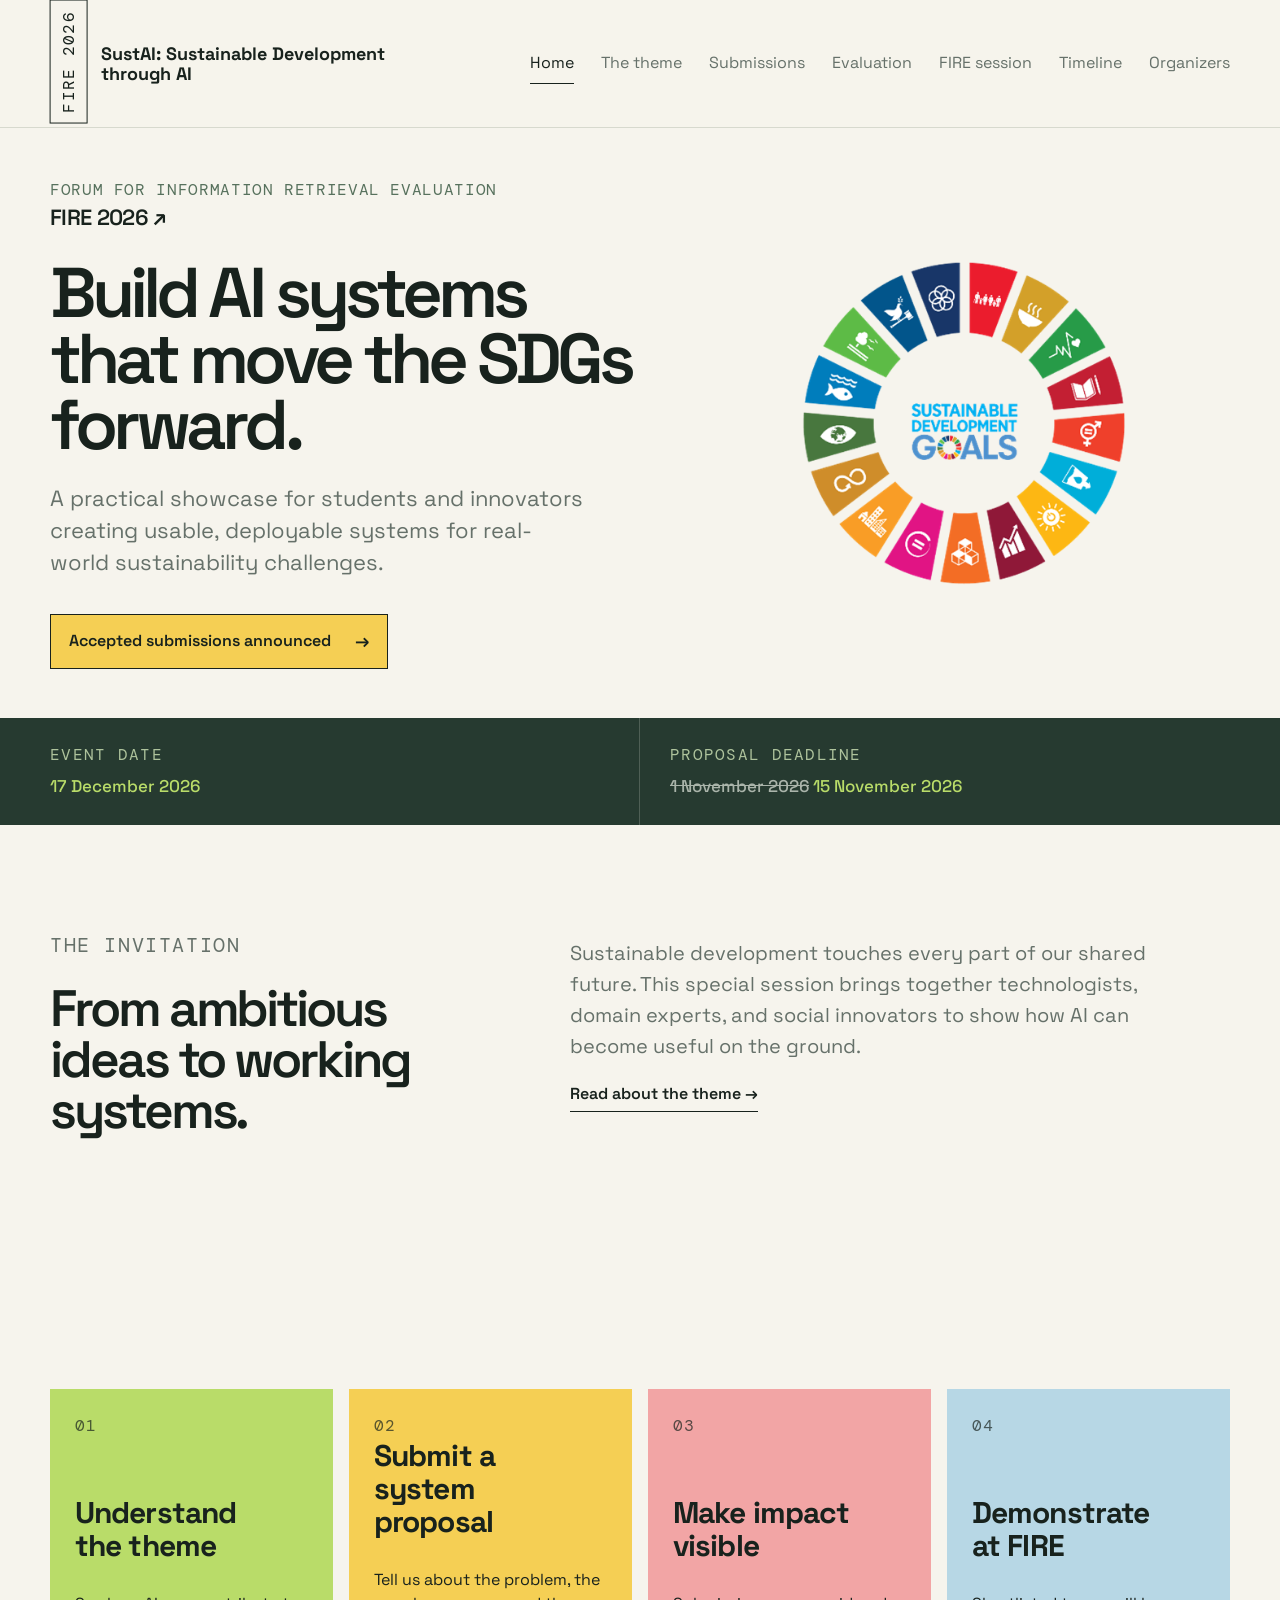
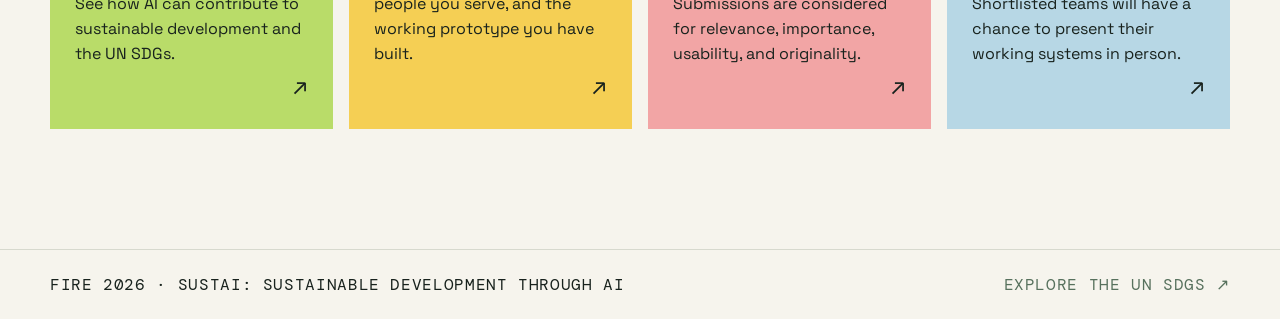
<file: index.html>
<!doctype html>
<html lang="en">
  <head>
    <meta charset="utf-8">
    <meta name="viewport" content="width=device-width, initial-scale=1">
    <title>FIRE 2026 | SustAI: Sustainable Development through AI</title>
    <meta name="description" content="A FIRE 2026 special session inviting students and innovators to demonstrate usable AI systems for sustainable development.">
    <link rel="stylesheet" href="styles.css">
  </head>
  <body>
    <header class="site-header">
      <div class="shell nav-wrap">
        <div class="brand">
          <a class="brand-fire" href="https://fire.irsi.org.in/fire/2026/home" target="_blank" rel="noopener">
            <span>FIRE 2026</span>
          </a>
          <a class="brand-title" href="index.html">
            <strong>SustAI: Sustainable Development<br>through AI</strong>
          </a>
        </div>
        <nav aria-label="Main navigation">
          <a class="active" href="index.html">Home</a>
          <a href="theme.html">The theme</a>
          <a href="submissions.html">Submissions</a>
          <a href="evaluation.html">Evaluation</a>
          <a href="session.html">FIRE session</a>
          <a href="timeline.html">Timeline</a>
          <a href="organizers.html">Organizers</a>
        </nav>
      </div>
    </header>
    <main>
      <section class="hero shell">
        <div class="hero-copy">
          <a class="conference-link" href="https://fire.irsi.org.in/fire/2026/home" target="_blank" rel="noopener">Forum for Information Retrieval Evaluation <strong>FIRE 2026 ↗</strong>
        </a>
        <h1>Build AI systems that move the SDGs forward.</h1>
        <p class="lede">A practical showcase for students and innovators creating usable, deployable systems for real-world sustainability challenges.</p>
        <div class="actions">
          <!-- <a class="button button-dark" href="submissions.html">Submission Instructions<span>→</span> -->
        <!-- </a> -->
        <a class="button button-accepted" href="submissions.html#accepted-submissions">Accepted submissions announced <span>→</span></a>
        <!-- <a class="sdg-link" href="https://sdgs.un.org/goals" target="_blank" rel="noopener">
          <strong>Explore all 17 UN SDGs</strong>
          <span>↗</span>
        </a> -->
      </div>
    </div>
    <div class="hero-art" aria-label="United Nations Sustainable Development Goals logo">
      <img class="hero-art-logo" src="assets/sdg-compact.png" alt="United Nations Sustainable Development Goals">
  </div>
</section>
<section class="ticker">
  <div class="shell ticker-grid">
    <div>
      <span class="label">Event Date</span>
      <strong><ins>17 December 2026</ins></strong>
    </div>
    <!-- <div>
      <span class="label">Team size</span>
      <strong>1–5 members</strong>
    </div> -->
    <div>
      <span class="label">Proposal deadline</span>
      <strong><del>1 November 2026</del> <ins>15 November 2026</ins></strong>
    </div>
    <!-- <div>
      <span class="label">Theme</span>
      <strong>AI for sustainable development</strong>
    </div> -->
  </div>
</section>
<section class="shell intro-grid section-space">
  <div>
    <p class="eyebrow">The invitation</p>
    <h2>From ambitious ideas to working systems.</h2>
  </div>
  <div>
    <p>Sustainable development touches every part of our shared future. This special session brings together technologists, domain experts, and social innovators to show how AI can become useful on the ground.</p>
    <a class="text-link" href="theme.html">Read about the theme →</a>
  </div>
</section>
<section class="shell feature-grid section-space">
  <a class="feature-card feature-green" href="theme.html">
    <span class="card-number">01</span>
    <h3>Understand the theme</h3>
    <p>See how AI can contribute to sustainable development and the UN SDGs.</p>
    <span class="card-arrow">↗</span>
  </a>
  <a class="feature-card feature-yellow" href="submissions.html">
    <span class="card-number">02</span>
    <h3>Submit a system proposal</h3>
    <p>Tell us about the problem, the people you serve, and the working prototype you have built.</p>
    <span class="card-arrow">↗</span>
  </a>
  <a class="feature-card feature-pink" href="evaluation.html">
    <span class="card-number">03</span>
    <h3>Make impact visible</h3>
    <p>Submissions are considered for relevance, importance, usability, and originality.</p>
    <span class="card-arrow">↗</span>
  </a>
  <a class="feature-card feature-blue" href="session.html">
    <span class="card-number">04</span>
    <h3>Demonstrate at FIRE</h3>
    <p>Shortlisted teams will have a chance to present their working systems in person.</p>
    <span class="card-arrow">↗</span>
  </a>
</section>
</main>
<footer>
  <div class="shell footer-wrap">
    <span>FIRE 2026 · SustAI: Sustainable Development through AI</span>
    <a href="https://sdgs.un.org/goals">Explore the UN SDGs ↗</a>
  </div>
</footer>
</body>
</html>
</file>
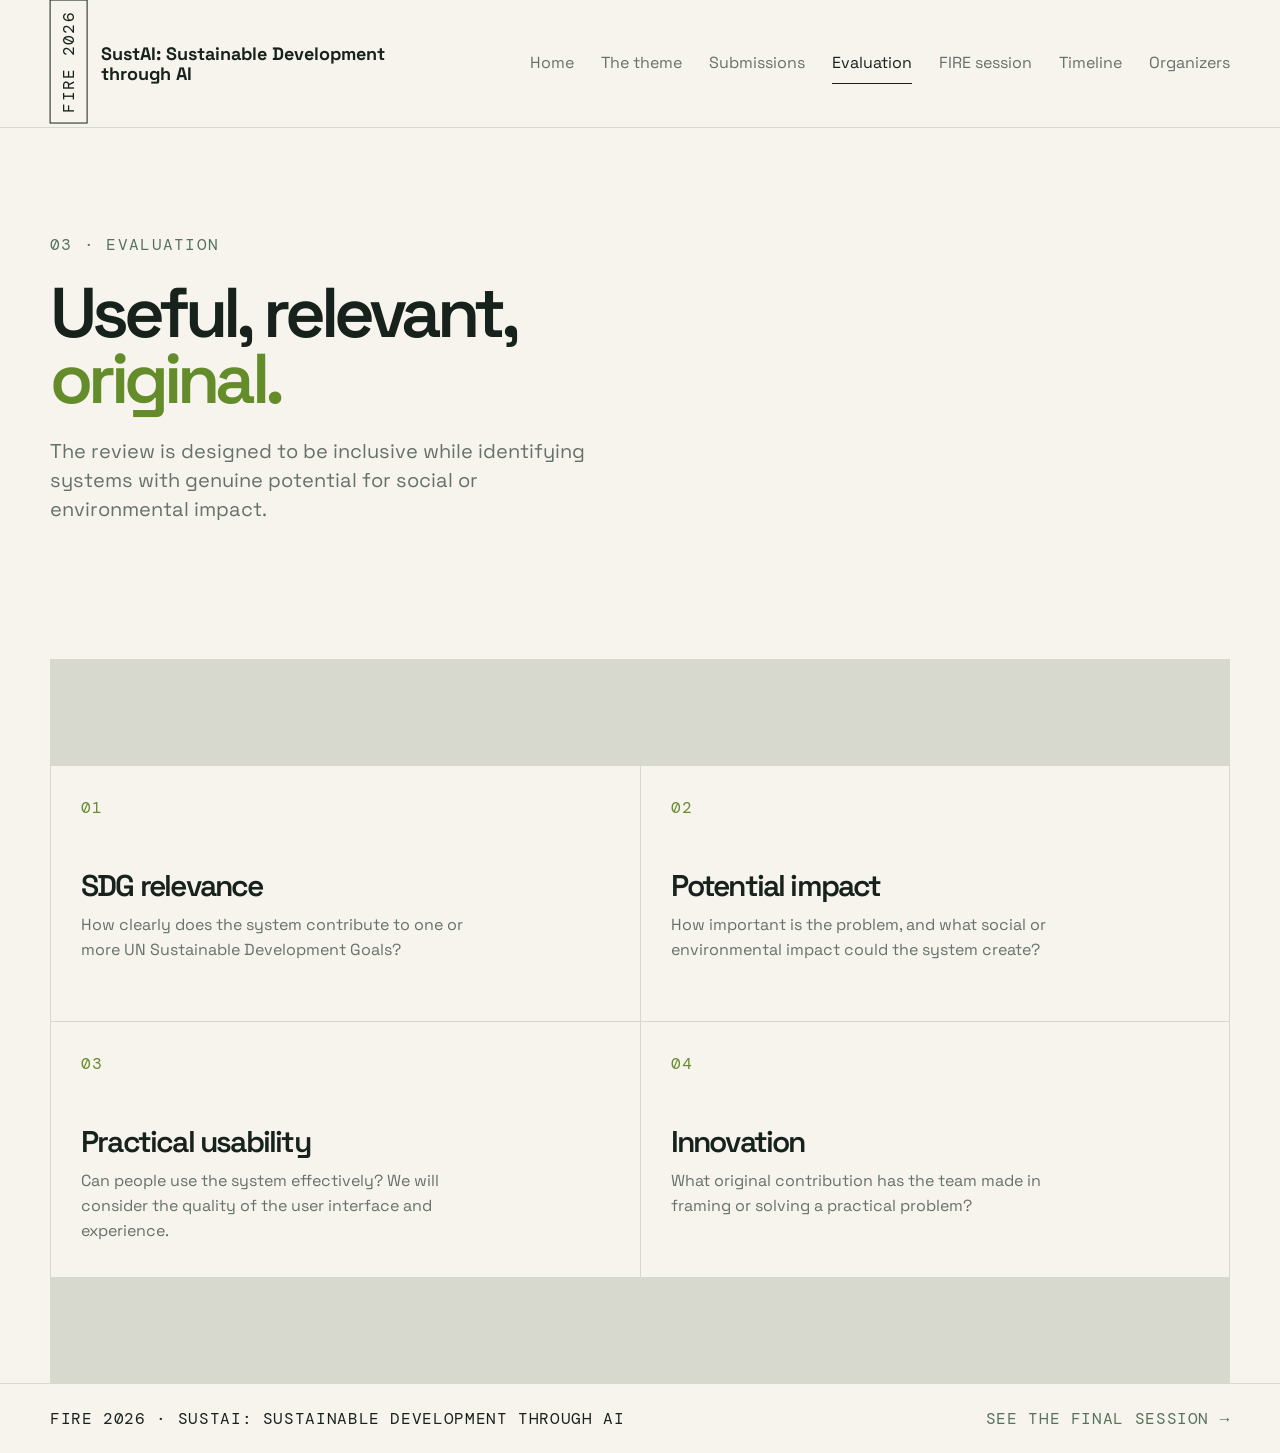
<file: evaluation.html>
<!doctype html>
<html lang="en">
  <head>
    <meta charset="utf-8">
    <meta name="viewport" content="width=device-width, initial-scale=1">
    <title>Evaluation | FIRE 2026</title>
    <link rel="stylesheet" href="styles.css">
  </head>
  <body>
    <header class="site-header">
      <div class="shell nav-wrap">
        <div class="brand">
          <a class="brand-fire" href="https://fire.irsi.org.in/fire/2026/home" target="_blank" rel="noopener">
            <span>FIRE 2026</span>
          </a>
          <a class="brand-title" href="index.html">
            <strong>SustAI: Sustainable Development<br>through AI</strong>
          </a>
        </div>
        <nav aria-label="Main navigation">
          <a href="index.html">Home</a>
          <a href="theme.html">The theme</a>
          <a href="submissions.html">Submissions</a>
          <a class="active" href="evaluation.html">Evaluation</a>
          <a href="session.html">FIRE session</a>
          <a href="timeline.html">Timeline</a>
          <a href="organizers.html">Organizers</a>
        </nav>
      </div>
    </header>
    <main>
      <section class="page-hero shell">
        <p class="eyebrow">03 · Evaluation</p>
        <h1>Useful, relevant,<br>
        <em>original.</em>
      </h1>
      <p class="lede">The review is designed to be inclusive while identifying systems with genuine potential for social or environmental impact.</p>
    </section>
    <section class="shell criteria-grid section-space">
      <article>
        <span>01</span>
        <h2>SDG relevance</h2>
        <p>How clearly does the system contribute to one or more UN Sustainable Development Goals?</p>
      </article>
      <article>
        <span>02</span>
        <h2>Potential impact</h2>
        <p>How important is the problem, and what social or environmental impact could the system create?</p>
      </article>
      <article>
        <span>03</span>
        <h2>Practical usability</h2>
        <p>Can people use the system effectively? We will consider the quality of the user interface and experience.</p>
      </article>
      <article>
        <span>04</span>
        <h2>Innovation</h2>
        <p>What original contribution has the team made in framing or solving a practical problem?</p>
      </article>
    </section>
  </main>
  <footer>
    <div class="shell footer-wrap">
      <span>FIRE 2026 · SustAI: Sustainable Development through AI</span>
      <a href="session.html">See the final session →</a>
    </div>
  </footer>
</body>
</html>
</file>
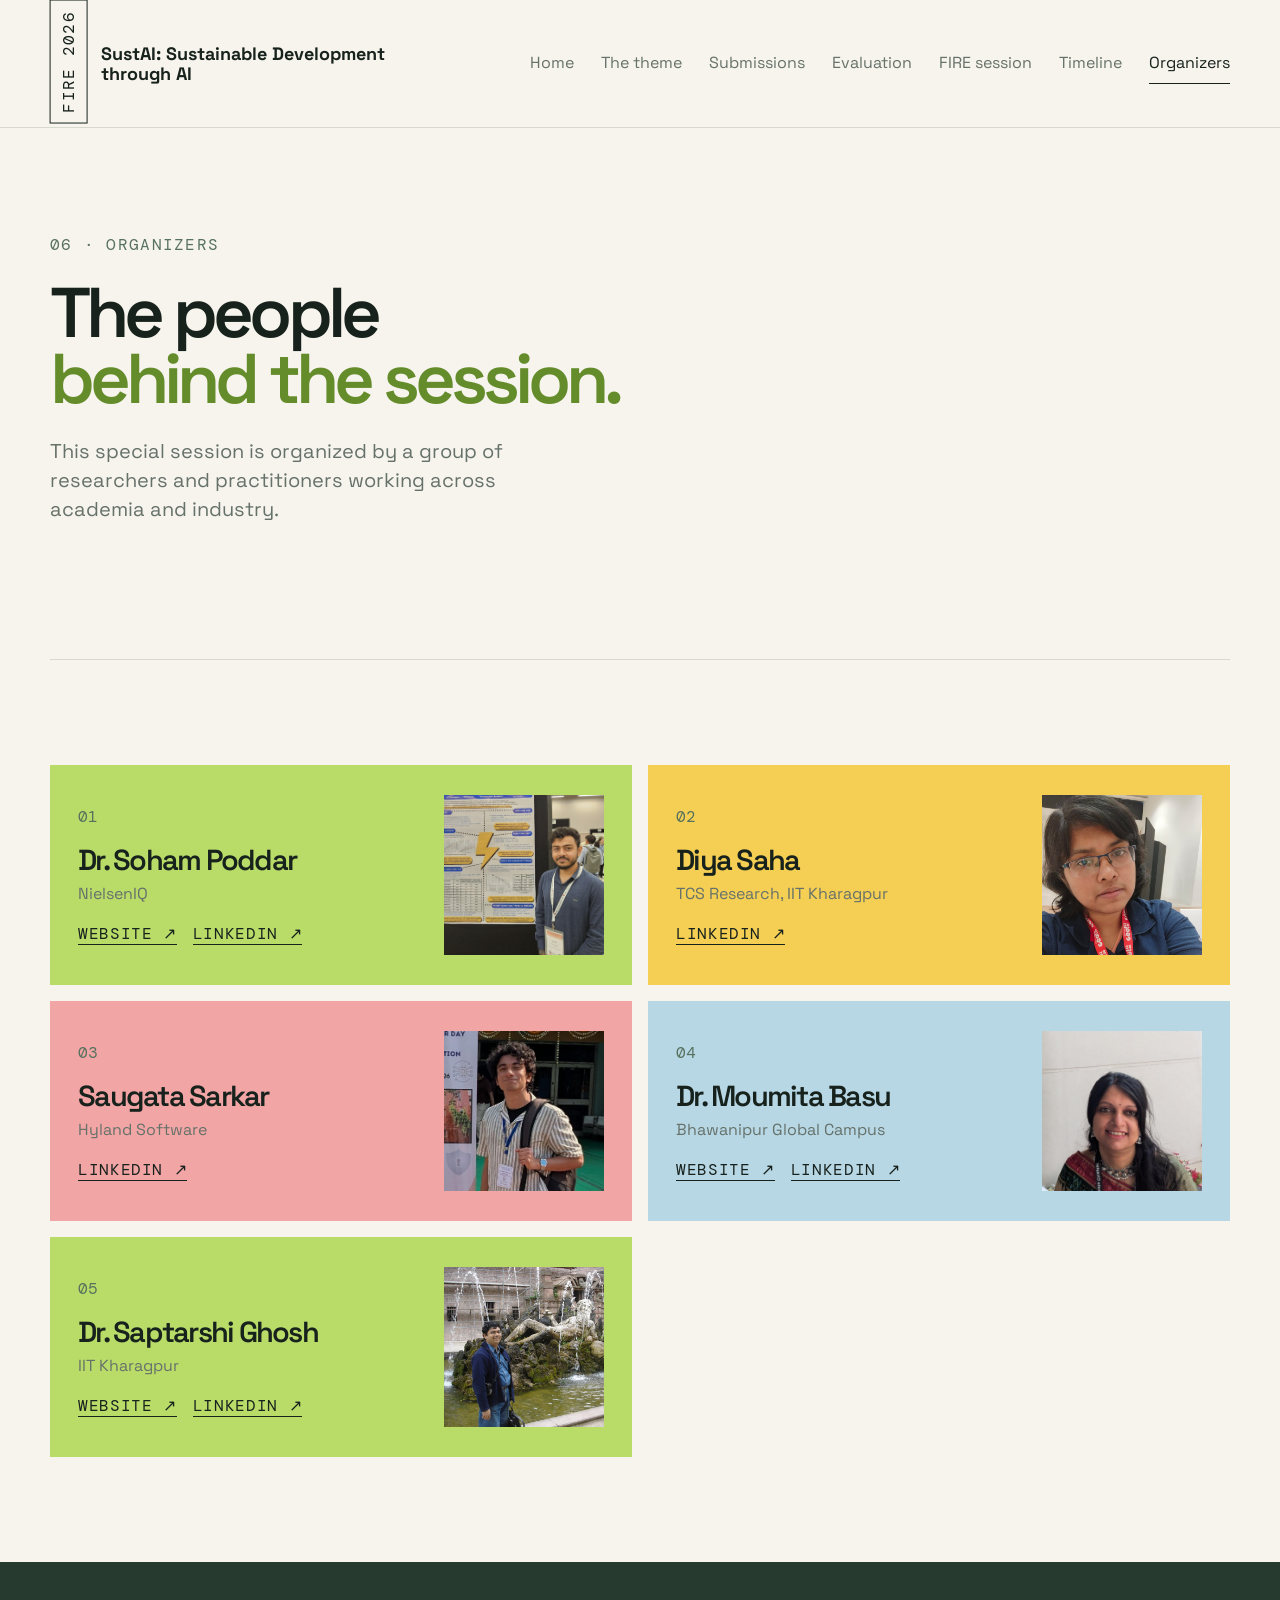
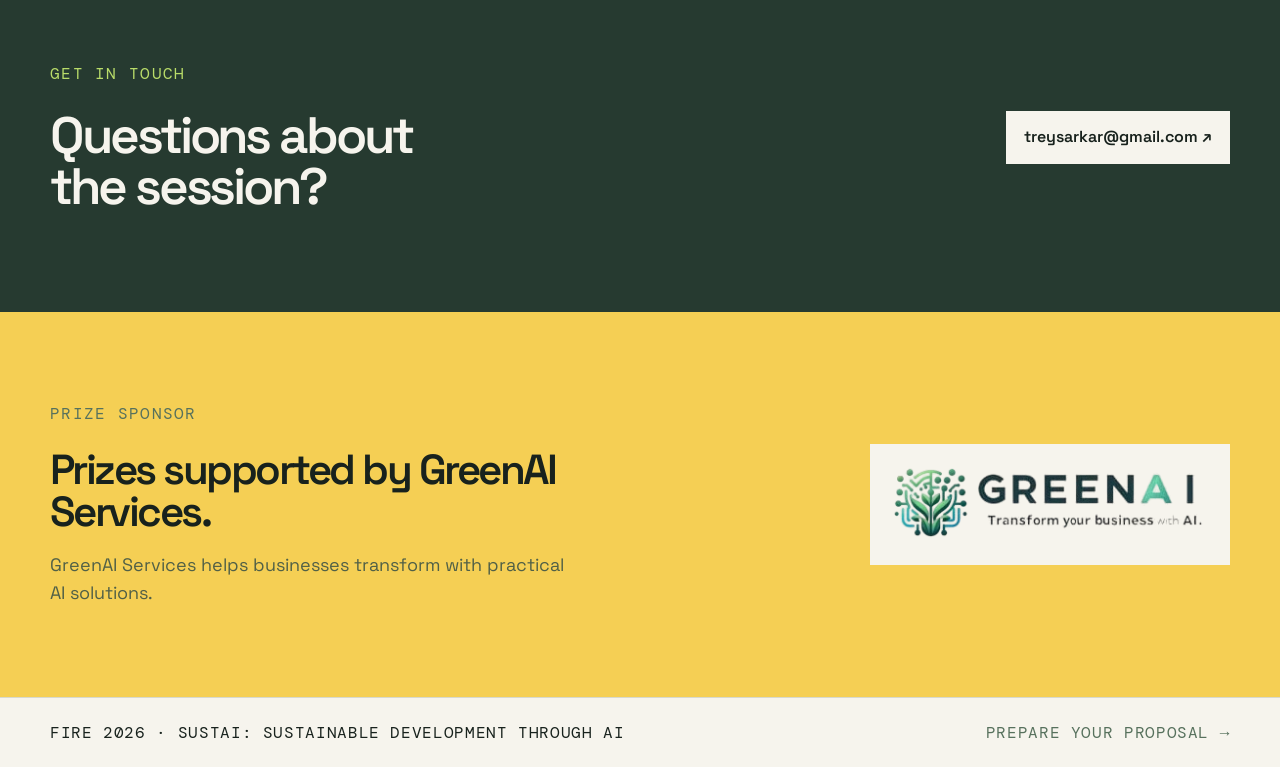
<file: organizers.html>
<!doctype html>
<html lang="en">
  <head>
    <meta charset="utf-8">
    <meta name="viewport" content="width=device-width, initial-scale=1">
    <title>Organizers | FIRE 2026</title>
    <link rel="stylesheet" href="styles.css">
  </head>
  <body>
    <header class="site-header">
      <div class="shell nav-wrap">
        <div class="brand">
          <a class="brand-fire" href="https://fire.irsi.org.in/fire/2026/home" target="_blank" rel="noopener">
            <span>FIRE 2026</span>
          </a>
          <a class="brand-title" href="index.html">
            <strong>SustAI: Sustainable Development<br>through AI</strong>
          </a>
        </div>
        <nav aria-label="Main navigation">
          <a href="index.html">Home</a>
          <a href="theme.html">The theme</a>
          <a href="submissions.html">Submissions</a>
          <a href="evaluation.html">Evaluation</a>
          <a href="session.html">FIRE session</a>
          <a href="timeline.html">Timeline</a>
          <a class="active" href="organizers.html">Organizers</a>
        </nav>
      </div>
    </header>
    <main>
      <section class="page-hero shell">
        <p class="eyebrow">06 · Organizers</p>
        <h1>The people<br>
        <em>behind the session.</em>
      </h1>
      <p class="lede">This special session is organized by a group of researchers and practitioners working across academia and industry.</p>
    </section>
    <section class="shell organizer-grid section-space">
      <article class="has-photo">
        <div class="organizer-copy">
          <div class="organizer-index">01</div>
          <h2>Dr. Soham Poddar</h2>
          <p>NielsenIQ</p>
          <div class="organizer-links">
            <a href="https://sohampoddar26.github.io/" target="_blank" rel="noopener">Website ↗</a>
            <a href="https://www.linkedin.com/in/sohampoddar26/" target="_blank" rel="noopener">LinkedIn ↗</a>
          </div>
        </div>
        <div class="organizer-photo">
          <img src="assets/organizers/soham-poddar.jpg" alt="Dr. Soham Poddar">
        </div>
      </article>
      <article>
        <div class="organizer-copy">
          <div class="organizer-index">02</div>
          <h2>Diya Saha</h2>
          <p>TCS Research, IIT Kharagpur</p>
          <div class="organizer-links">
            <a href="https://www.linkedin.com/in/diya-saha-941172270/" target="_blank" rel="noopener">LinkedIn ↗</a>
          </div>
        </div>
        <div class="organizer-photo">
          <img src="assets/organizers/diya-saha.jpg" alt="Diya Saha">
        </div>
      </article>
      <article class="has-photo">
        <div class="organizer-copy">
          <div class="organizer-index">03</div>
          <h2>Saugata Sarkar</h2>
          <p>Hyland Software</p>
          <div class="organizer-links">
            <a href="https://www.linkedin.com/in/saugata-sarkar-8863531a1/" target="_blank" rel="noopener">LinkedIn ↗</a>
          </div>
        </div>
        <div class="organizer-photo">
          <img src="assets/organizers/saugata-sarkar.jpg" alt="Saugata Sarkar">
        </div>
      </article>
      <article class="has-photo">
        <div class="organizer-copy">
          <div class="organizer-index">04</div>
          <h2>Dr. Moumita Basu</h2>
          <p>Bhawanipur Global Campus</p>
          <div class="organizer-links">
            <a href="https://bhawanipurglobal.edu.in/faculty/details/dr-moumita-basu" target="_blank" rel="noopener">Website ↗</a>
            <a href="https://www.linkedin.com/in/dr-moumita-basu-373b6210b/" target="_blank" rel="noopener">LinkedIn ↗</a>
          </div>
        </div>
        <div class="organizer-photo">
          <img src="assets/organizers/moumita-basu.jpg" alt="Dr. Moumita Basu">
        </div>
      </article>
      <article class="has-photo">
        <div class="organizer-copy">
          <div class="organizer-index">05</div>
          <h2>Dr. Saptarshi Ghosh</h2>
          <p>IIT Kharagpur</p>
          <div class="organizer-links">
            <a href="https://sites.google.com/site/saptarshighosh/" target="_blank" rel="noopener">Website ↗</a>
            <a href="https://www.linkedin.com/in/saptarshi-ghosh-2aab3123/" target="_blank" rel="noopener">LinkedIn ↗</a>
          </div>
        </div>
        <div class="organizer-photo">
          <img src="assets/organizers/saptarshi-ghosh.png" alt="Dr. Saptarshi Ghosh">
        </div>
      </article>
    </section>
    <section class="dark-band">
      <div class="shell contact-band">
        <div>
          <p class="eyebrow">Get in touch</p>
          <h2>Questions about<br>the session?</h2>
        </div>
        <a class="button button-light" href="mailto:treysarkar@gmail.com">treysarkar@gmail.com ↗</a>
      </div>
    </section>
    <section class="sponsor-band">
      <div class="shell sponsor-wrap">
        <div>
          <p class="eyebrow">Prize sponsor</p>
          <h2>Prizes supported by GreenAI Services.</h2>
          <p>GreenAI Services helps businesses transform with practical AI solutions.</p>
        </div>
        <a class="sponsor-logo" href="https://www.greenai.services/" target="_blank" rel="noopener">
          <img src="assets/greenai.webp" alt="GreenAI Services">
        </a>
      </div>
    </section>
  </main>
  <footer>
    <div class="shell footer-wrap">
      <span>FIRE 2026 · SustAI: Sustainable Development through AI</span>
      <a href="submissions.html">Prepare your proposal →</a>
    </div>
  </footer>
</body>
</html>
</file>
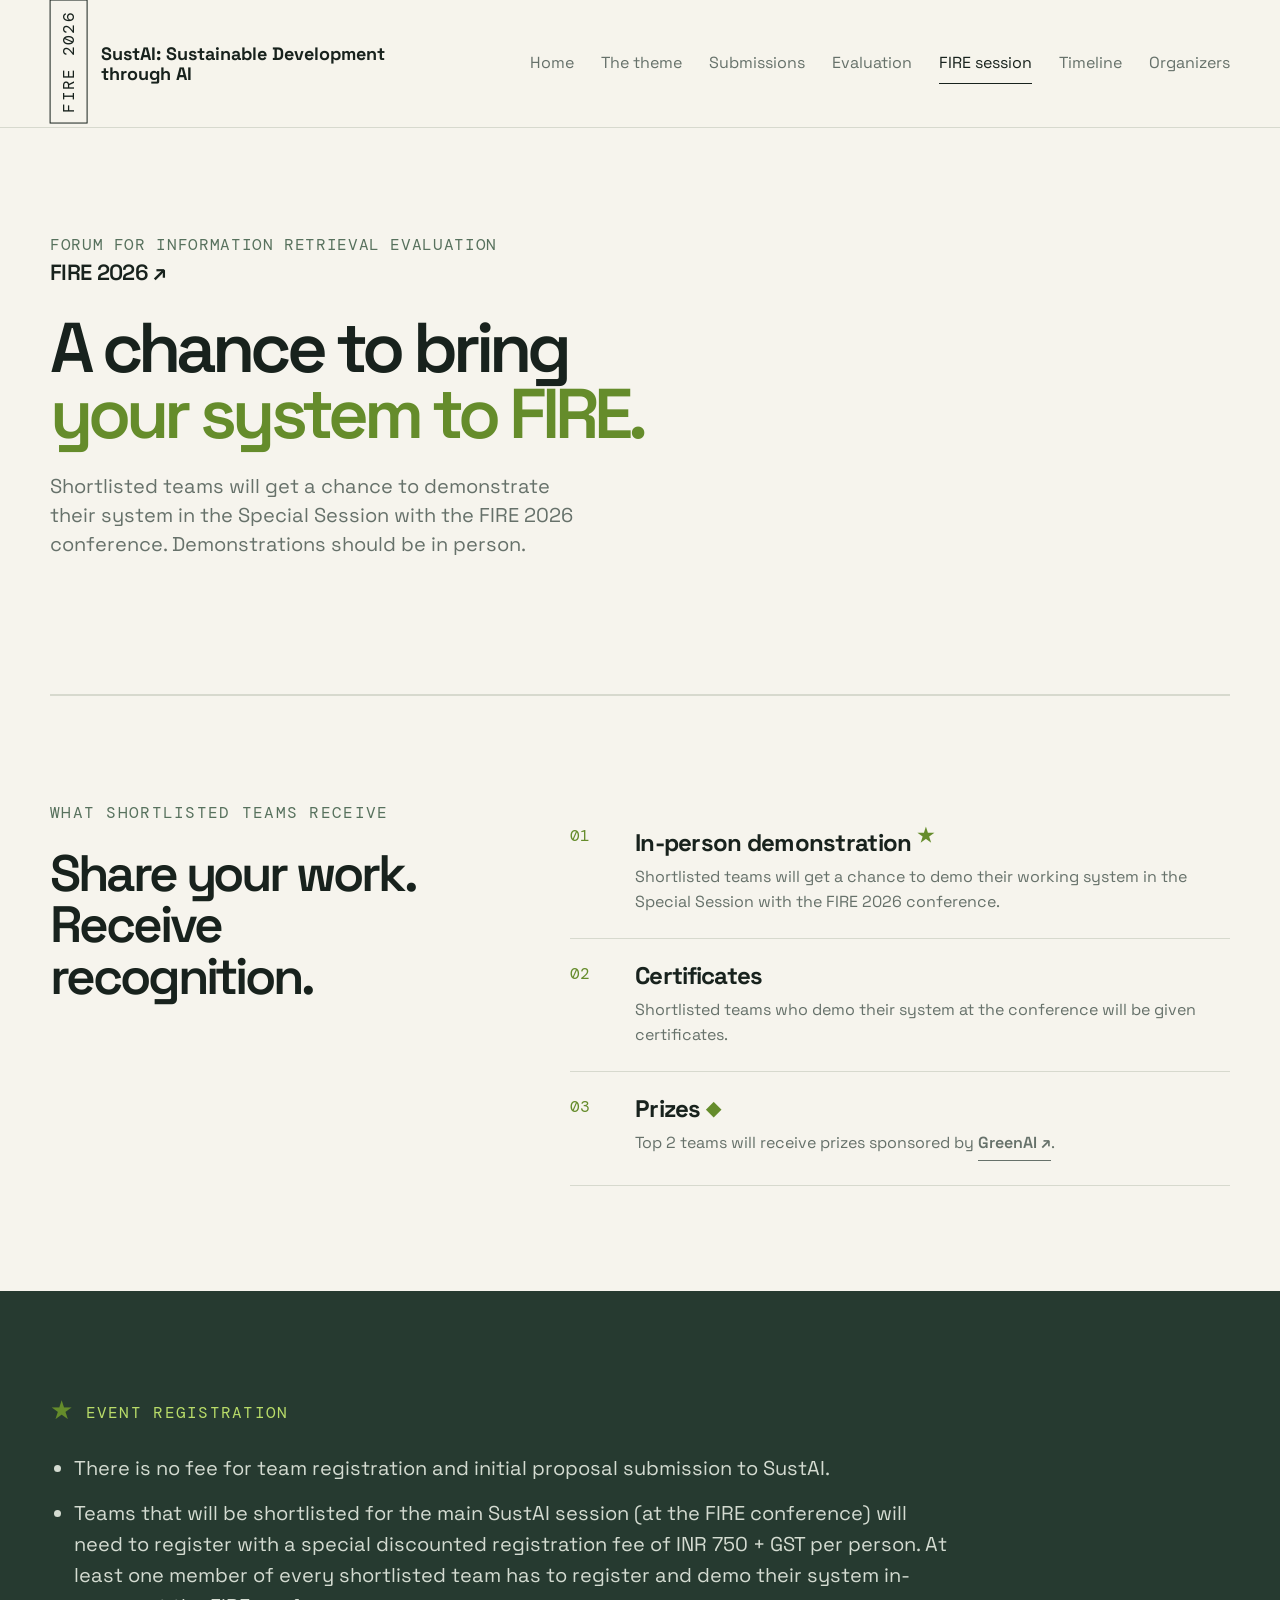
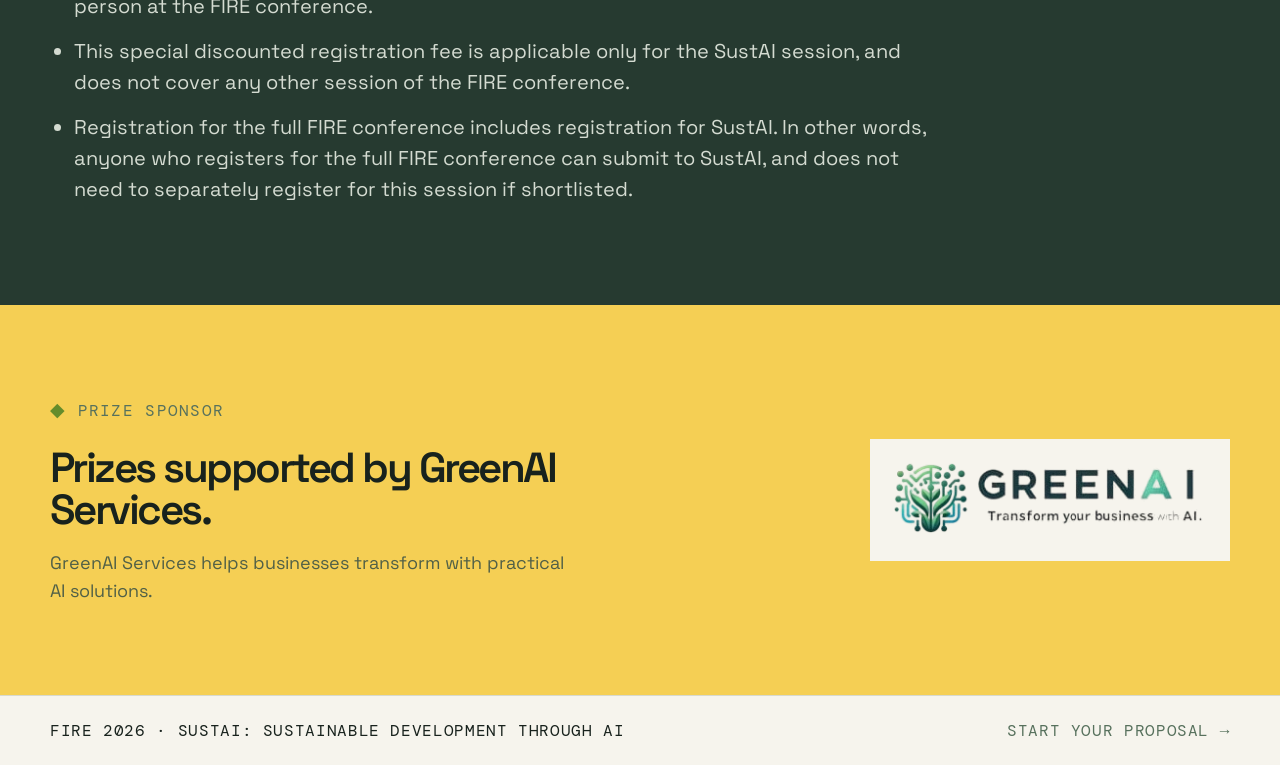
<file: session.html>
<!doctype html>
<html lang="en">
  <head>
    <meta charset="utf-8">
    <meta name="viewport" content="width=device-width, initial-scale=1">
    <title>FIRE session | FIRE 2026</title>
    <link rel="stylesheet" href="styles.css">
  </head>
  <body>
    <header class="site-header">
      <div class="shell nav-wrap">
        <div class="brand">
          <a class="brand-fire" href="https://fire.irsi.org.in/fire/2026/home" target="_blank" rel="noopener">
            <span>FIRE 2026</span>
          </a>
          <a class="brand-title" href="index.html">
            <strong>SustAI: Sustainable Development<br>through AI</strong>
          </a>
        </div>
        <nav aria-label="Main navigation">
          <a href="index.html">Home</a>
          <a href="theme.html">The theme</a>
          <a href="submissions.html">Submissions</a>
          <a href="evaluation.html">Evaluation</a>
          <a class="active" href="session.html">FIRE session</a>
          <a href="timeline.html">Timeline</a>
          <a href="organizers.html">Organizers</a>
        </nav>
      </div>
    </header>
    <main>
      <section class="page-hero shell">
        <a class="conference-link" href="https://fire.irsi.org.in/fire/2026/home" target="_blank" rel="noopener">Forum for Information Retrieval Evaluation <strong>FIRE 2026 ↗</strong>
      </a>
      <h1>A chance to bring<br>
      <em>your system to FIRE.</em>
    </h1>
    <p class="lede">Shortlisted teams will get a chance to demonstrate their system in the Special Session with the FIRE 2026 conference. Demonstrations should be in person.</p>
  </section>
  <section class="shell confirmed-grid section-space">
    <div>
      <p class="eyebrow">What shortlisted teams receive</p>
      <h2>Share your work.<br>Receive recognition.</h2>
    </div>
    <div class="confirmed-list">
      <div>
        <span>01</span>
        <div>
          <h3>In-person demonstration <span class="session-star" aria-label="Important">★</span></h3>
          <p>Shortlisted teams will get a chance to demo their working system in the Special Session with the FIRE 2026 conference.</p>
        </div>
      </div>
      <div>
        <span>02</span>
        <div>
          <h3>Certificates</h3>
          <p>Shortlisted teams who demo their system at the conference will be given certificates.</p>
        </div>
      </div>
      <div>
        <span>03</span>
        <div>
          <h3>Prizes <span class="session-symbol" aria-label="Prize highlight">◆</span></h3>
            <p>Top 2 teams will receive prizes sponsored by <a class="text-link" href="https://www.greenai.services/" target="_blank" rel="noopener">GreenAI ↗</a>.</p>
        </div>
      </div>
    </div>
  </section>
  <section class="dark-band session-note">
    <div class="shell">
      <p class="eyebrow"><span class="session-star" aria-label="Important">★</span> Event registration</p>
      <ul class="session-note-list">
        <li>There is no fee for team registration and initial proposal submission to SustAI.</li>
        <li>Teams that will be shortlisted for the main SustAI session (at the FIRE conference) will need to register with a special discounted registration fee of INR 750 + GST per person. At least one member of every shortlisted team has to register and demo their system in-person at the FIRE conference.</li>
        <li>This special discounted registration fee is applicable only for the SustAI session, and does not cover any other session of the FIRE conference.</li>
        <li>Registration for the full FIRE conference includes registration for SustAI. In other words, anyone who registers for the full FIRE conference can submit to SustAI, and does not need to separately register for this session if shortlisted.</li>
      </ul>
    </div>
  </section>
  <section class="sponsor-band">
    <div class="shell sponsor-wrap">
      <div>
        <p class="eyebrow"><span class="session-symbol" aria-label="Prize highlight">◆</span> Prize sponsor</p>
        <h2>Prizes supported by GreenAI Services.</h2>
        <p>GreenAI Services helps businesses transform with practical AI solutions.</p>
      </div>
      <a class="sponsor-logo" href="https://www.greenai.services/" target="_blank" rel="noopener">
        <img src="assets/greenai.webp" alt="GreenAI Services">
      </a>
    </div>
  </section>
</main>
<footer>
  <div class="shell footer-wrap">
    <span>FIRE 2026 · SustAI: Sustainable Development through AI</span>
    <a href="submissions.html">Start your proposal →</a>
  </div>
</footer>
</body>
</html>
</file>
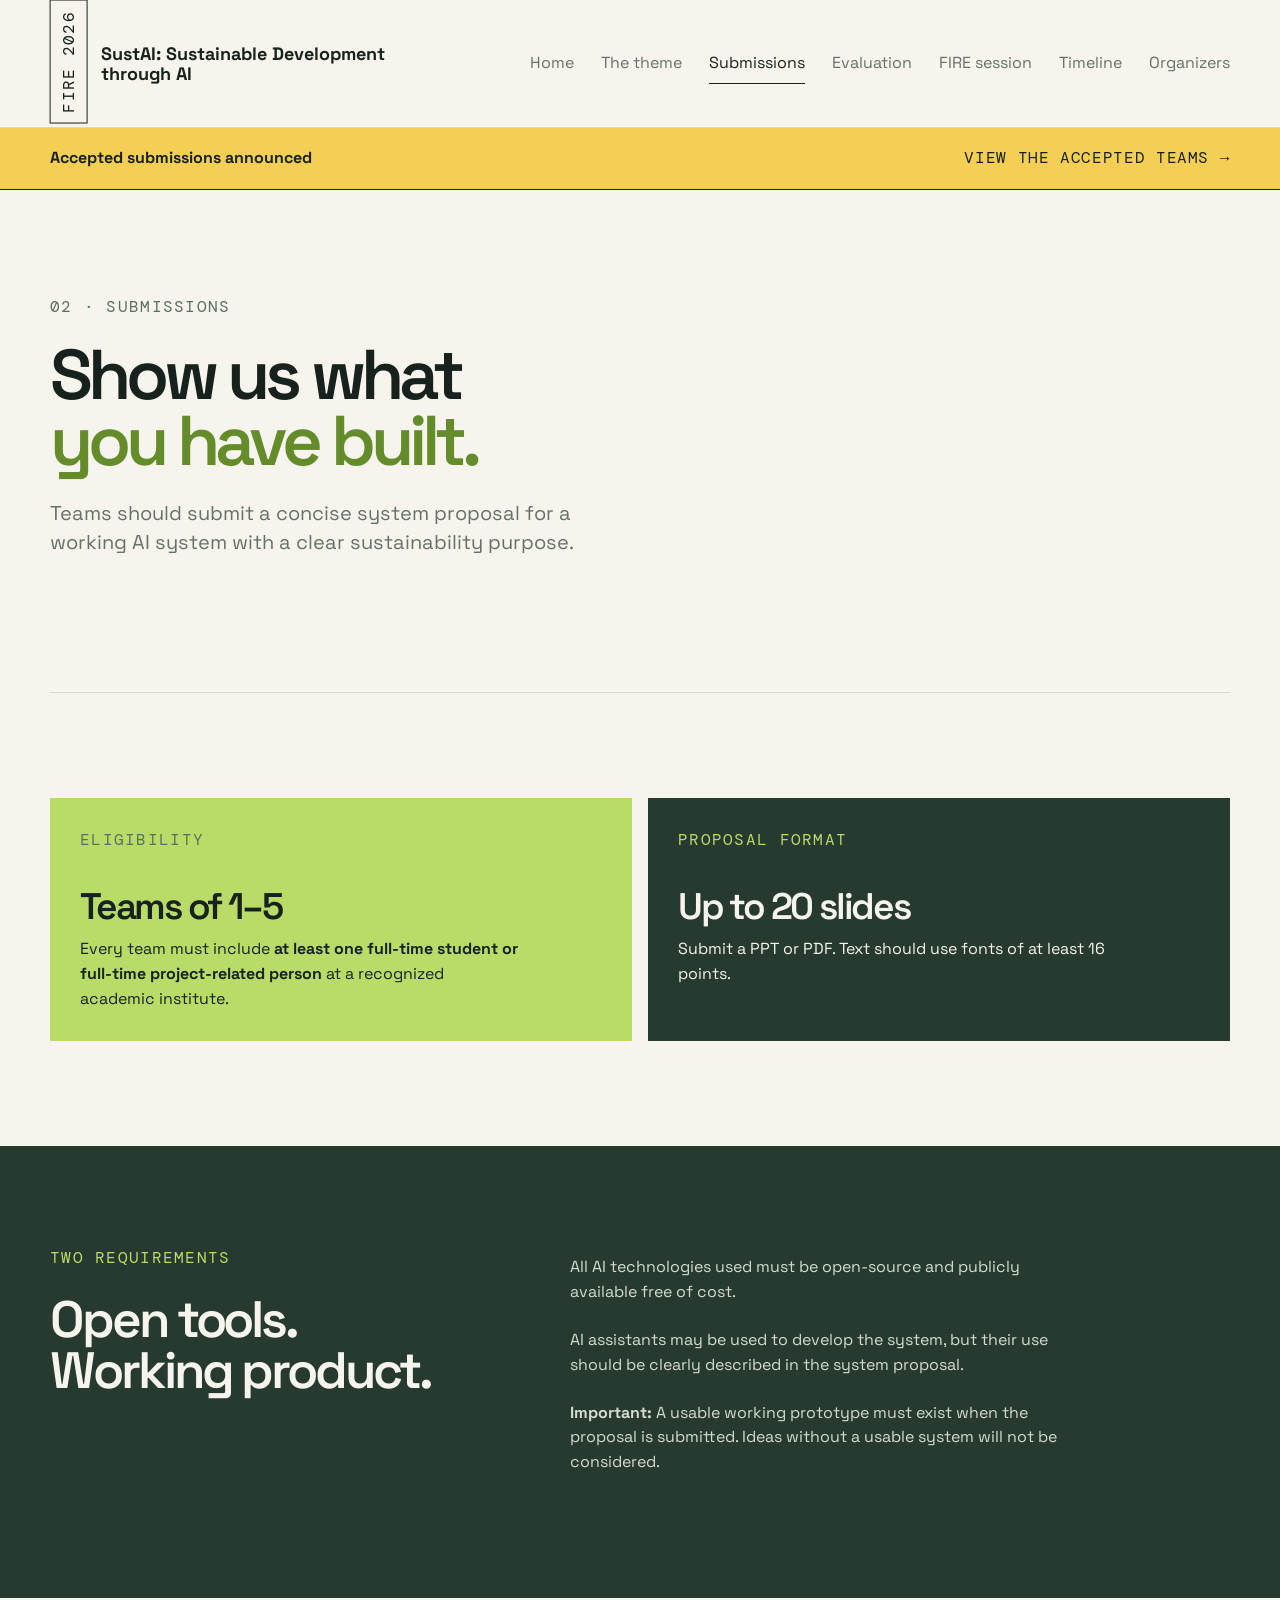
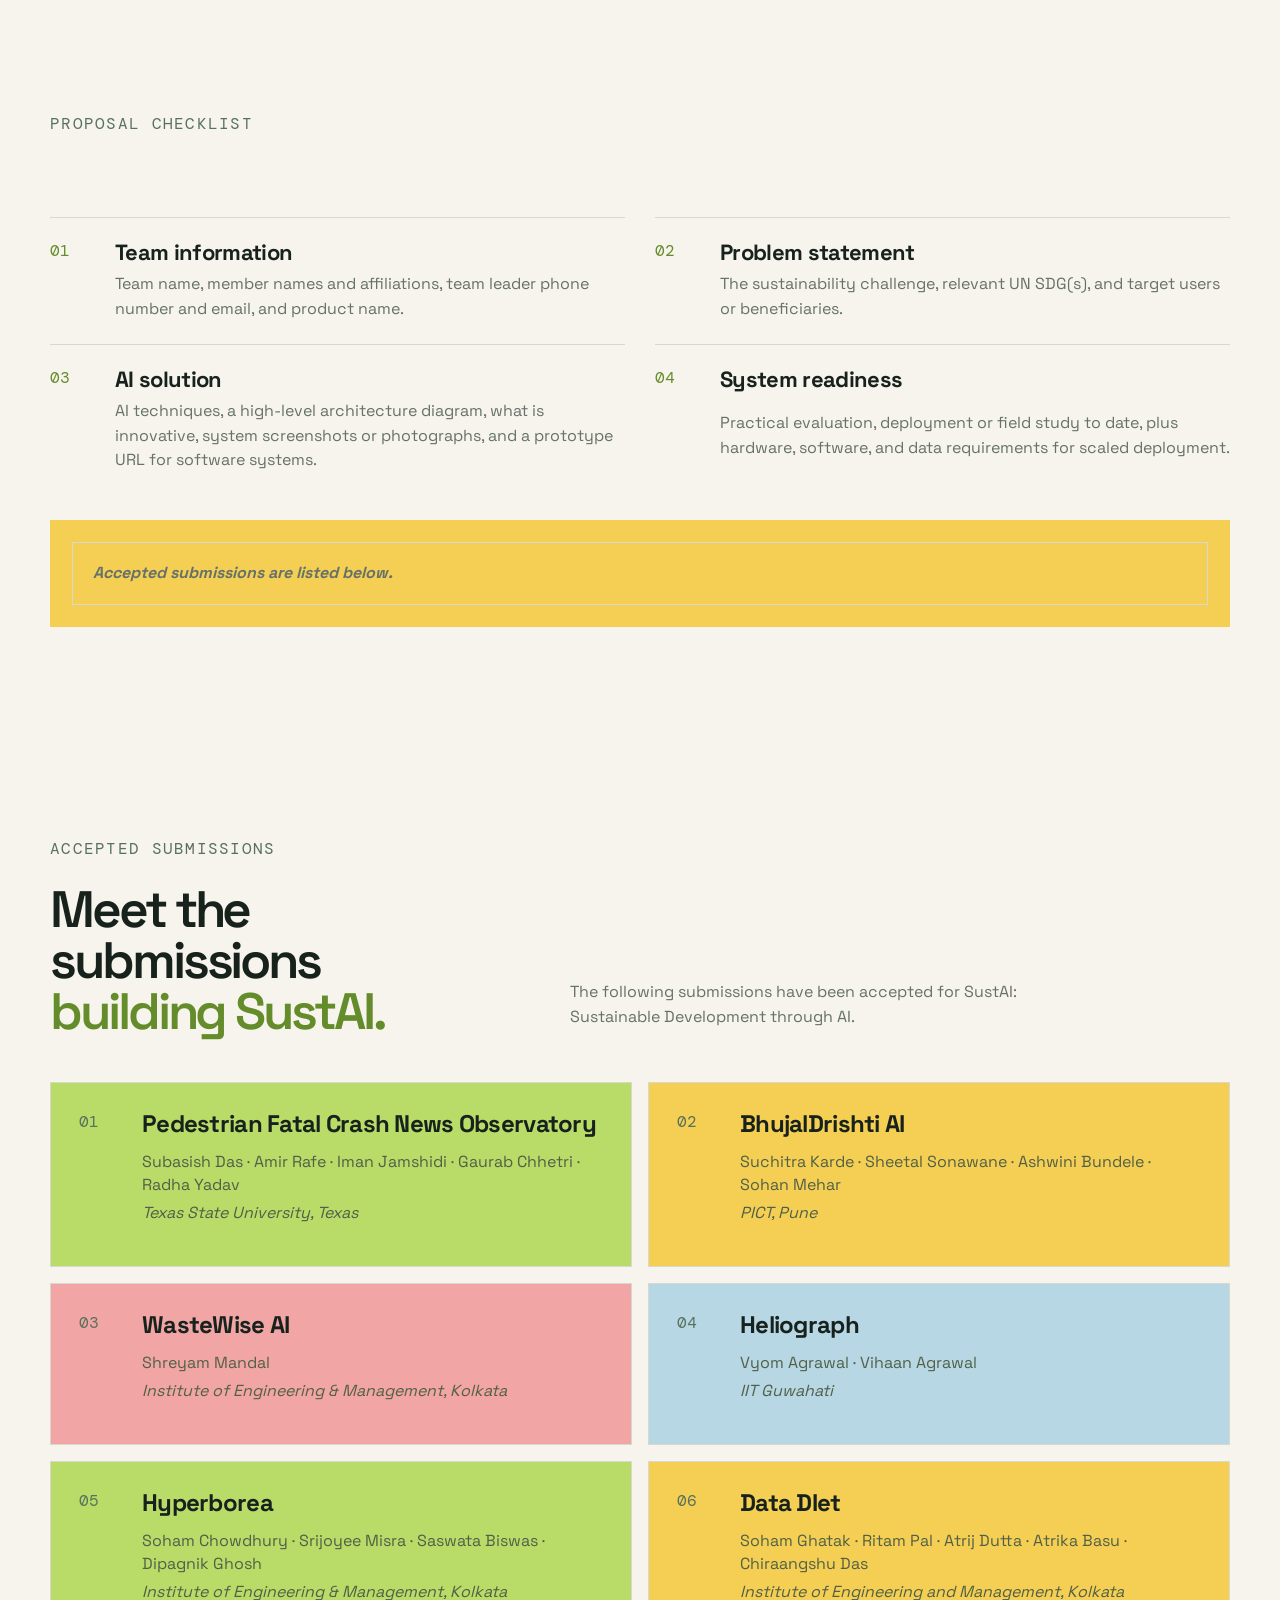
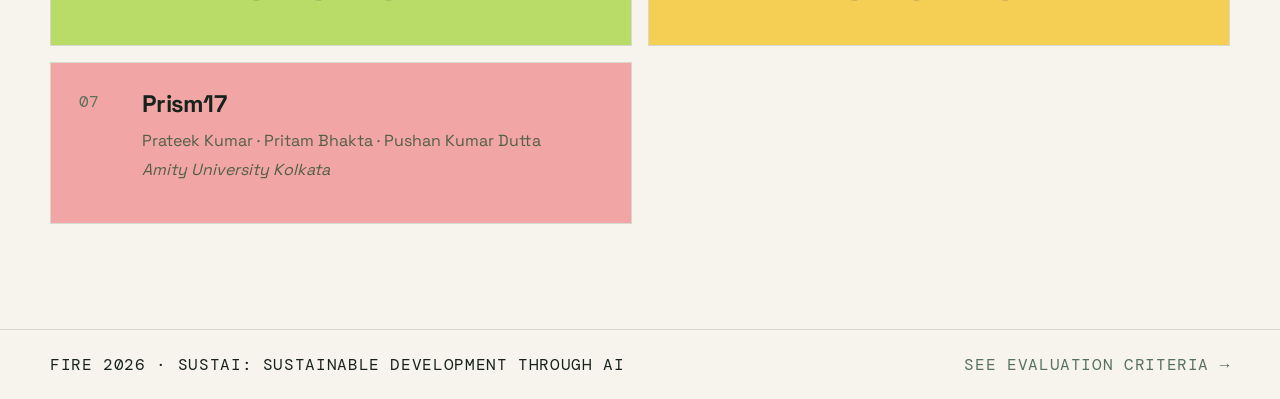
<file: submissions.html>
<!doctype html>
<html lang="en">
  <head>
    <meta charset="utf-8">
    <meta name="viewport" content="width=device-width, initial-scale=1">
    <title>Submissions | FIRE 2026</title>
    <link rel="stylesheet" href="styles.css">
  </head>
  <body>
    <header class="site-header">
      <div class="shell nav-wrap">
        <div class="brand">
          <a class="brand-fire" href="https://fire.irsi.org.in/fire/2026/home" target="_blank" rel="noopener">
            <span>FIRE 2026</span>
          </a>
          <a class="brand-title" href="index.html">
            <strong>SustAI: Sustainable Development<br>through AI</strong>
          </a>
        </div>
        <nav aria-label="Main navigation">
          <a href="index.html">Home</a>
          <a href="theme.html">The theme</a>
          <a class="active" href="submissions.html">Submissions</a>
          <a href="evaluation.html">Evaluation</a>
          <a href="session.html">FIRE session</a>
          <a href="timeline.html">Timeline</a>
          <a href="organizers.html">Organizers</a>
        </nav>
      </div>
    </header>
    <main>
      <a class="accepted-banner" href="#accepted-submissions">
        <strong>Accepted submissions announced</strong>
        <span>View the accepted teams →</span>
      </a>
      <section class="page-hero shell">
        <p class="eyebrow">02 · Submissions</p>
        <h1>Show us what<br>
        <em>you have built.</em>
      </h1>
      <p class="lede">Teams should submit a concise system proposal for a working AI system with a clear sustainability purpose.</p>
        <!-- <p class="registration-action"><a class="button button-dark" href="https://docs.google.com/forms/d/e/1FAIpQLSc6xgevNnBNYIiDC5pHFVPCNcorDmdSQTObRY7Lf6tO8_mERQ/viewform?usp=publish-editor" target="_blank" rel="noopener">Submit Proposal <span>↗</span></a></p> -->
    </section>
    <section class="shell split-cards section-space">
      <div class="info-panel panel-green">
        <p class="eyebrow">Eligibility</p>
        <h2>Teams of 1–5</h2>
        <p>Every team must include <strong>at least one full-time student or full-time project-related person</strong> at a recognized academic institute.</p>
      </div>
      <div class="info-panel panel-dark">
        <p class="eyebrow">Proposal format</p>
        <h2>Up to 20 slides</h2>
        <p>Submit a PPT or PDF. Text should use fonts of at least 16 points.</p>
      </div>
    </section>
    <section class="dark-band">
      <div class="shell two-col">
        <div>
          <p class="eyebrow">Two requirements</p>
          <h2>Open tools.<br>Working product.</h2>
        </div>
        <div>
          <p>All AI technologies used must be open-source and publicly available free of cost.</p>
          <p>AI assistants may be used to develop the system, but their use should be clearly described in the system proposal.</p>
          <p><strong>Important:</strong> A usable working prototype must exist when the proposal is submitted. Ideas without a usable system will not be considered.</p>
        </div>
      </div>
    </section>
    <section class="shell content-grid section-space">
      <div class="aside-label">Proposal checklist</div>
      <div class="prose numbered-list">
        <div>
          <span>01</span>
          <h3>Team information</h3>
          <p>Team name, member names and affiliations, team leader phone number and email, and product name.</p>
        </div>
        <div>
          <span>02</span>
          <h3>Problem statement</h3>
          <p>The sustainability challenge, relevant UN SDG(s), and target users or beneficiaries.</p>
        </div>
        <div>
          <span>03</span>
          <h3>AI solution</h3>
          <p>AI techniques, a high-level architecture diagram, what is innovative, system screenshots or photographs, and a prototype URL for software systems.</p>
        </div>
        <div>
          <span>04</span>
          <h3>System readiness</h3>
          <p>Practical evaluation, deployment or field study to date, plus hardware, software, and data requirements for scaled deployment.</p>
        </div>
        <div class="notice">
          <p class="announcement-note"><strong>Accepted submissions are listed below.</strong></p>
        </div>
      </section>
      <section class="shell accepted-section section-space" id="accepted-submissions">
        <div class="accepted-heading">
          <div>
            <p class="eyebrow">Accepted submissions</p>
            <h2>Meet the submissions<br><em>building SustAI.</em></h2>
          </div>
          <p>The following submissions have been accepted for SustAI: Sustainable Development through AI.</p>
        </div>
        <div class="accepted-grid">
          <article class="accepted-card">
            <span class="accepted-index">01</span>
            <div>
              <h3>Pedestrian Fatal Crash News Observatory</h3>
              <p class="accepted-members">Subasish Das · Amir Rafe · Iman Jamshidi · Gaurab Chhetri · Radha Yadav</p>
              <p class="accepted-affiliation">Texas State University, Texas</p>
              <!-- <a class="text-link" href="https://drive.google.com/open?id=1zJyG8L3y4kbYNUJVmziD8RJAaUYa6f5o" target="_blank" rel="noopener">View presentation ↗</a> -->
            </div>
          </article>
          <article class="accepted-card">
            <span class="accepted-index">02</span>
            <div>
              <h3>BhujalDrishti AI</h3>
              <p class="accepted-members">Suchitra Karde · Sheetal Sonawane · Ashwini Bundele · Sohan Mehar</p>
              <p class="accepted-affiliation">PICT, Pune</p>
              <!-- <a class="text-link" href="https://drive.google.com/open?id=1jyO1P0u4MwNDQNVXPawEPNNBgaKgOVeM" target="_blank" rel="noopener">View presentation ↗</a> -->
            </div>
          </article>
          <article class="accepted-card">
            <span class="accepted-index">03</span>
            <div>
              <h3>WasteWise AI</h3>
              <p class="accepted-members">Shreyam Mandal</p>
              <p class="accepted-affiliation">Institute of Engineering &amp; Management, Kolkata</p>
              <!-- <a class="text-link" href="https://drive.google.com/open?id=1O1AHOgtZXKIusIZPbxs32S9-Rz0CIgkZ" target="_blank" rel="noopener">View presentation ↗</a> -->
            </div>
          </article>
          <article class="accepted-card">
            <span class="accepted-index">04</span>
            <div>
              <h3>Heliograph</h3>
              <p class="accepted-members">Vyom Agrawal · Vihaan Agrawal</p>
              <p class="accepted-affiliation">IIT Guwahati</p>
              <!-- <a class="text-link" href="https://drive.google.com/open?id=1_-SlFbHtvHSXovg4Ji4DoIC1xbJu8fBM" target="_blank" rel="noopener">View presentation ↗</a> -->
            </div>
          </article>
          <article class="accepted-card">
            <span class="accepted-index">05</span>
            <div>
              <h3>Hyperborea</h3>
              <p class="accepted-members">Soham Chowdhury · Srijoyee Misra · Saswata Biswas · Dipagnik Ghosh</p>
              <p class="accepted-affiliation">Institute of Engineering &amp; Management, Kolkata</p>
              <!-- <a class="text-link" href="https://drive.google.com/open?id=1NYRp72q2cEOCo7GUV1MylE5sGj8ocRC7" target="_blank" rel="noopener">View presentation ↗</a> -->
            </div>
          </article>
          <article class="accepted-card">
            <span class="accepted-index">06</span>
            <div>
              <h3>Data DIet</h3>
              <p class="accepted-members">Soham Ghatak · Ritam Pal · Atrij Dutta · Atrika Basu · Chiraangshu Das</p>
              <p class="accepted-affiliation">Institute of Engineering and Management, Kolkata</p>
              <!-- <a class="text-link" href="https://drive.google.com/open?id=1EQwj7uJ5yAL9KbPtvBiVBPIV-xQTSL51" target="_blank" rel="noopener">View presentation ↗</a> -->
            </div>
          </article>
          <article class="accepted-card">
            <span class="accepted-index">07</span>
            <div>
              <h3>Prism17</h3>
              <p class="accepted-members">Prateek Kumar · Pritam Bhakta · Pushan Kumar Dutta</p>
              <p class="accepted-affiliation">Amity University Kolkata</p>
              <!-- <a class="text-link" href="https://drive.google.com/open?id=1Xz9Xk773dostxFOnozFkXcVZcTfb8wJH" target="_blank" rel="noopener">View presentation ↗</a> -->
            </div>
          </article>
        </div>
      </section>
      <!-- <section class="shell registration-cta"> -->
        <!-- <a class="button button-dark" href="https://docs.google.com/forms/d/e/1FAIpQLSc6xgevNnBNYIiDC5pHFVPCNcorDmdSQTObRY7Lf6tO8_mERQ/viewform?usp=publish-editor" target="_blank" rel="noopener">Submit Proposal <span>↗</span></a> -->
      <!-- </section> -->
    </main>
    <footer>
      <div class="shell footer-wrap">
        <span>FIRE 2026 · SustAI: Sustainable Development through AI</span>
        <a href="evaluation.html">See evaluation criteria →</a>
      </div>
    </footer>
  </body>
</html>
</file>
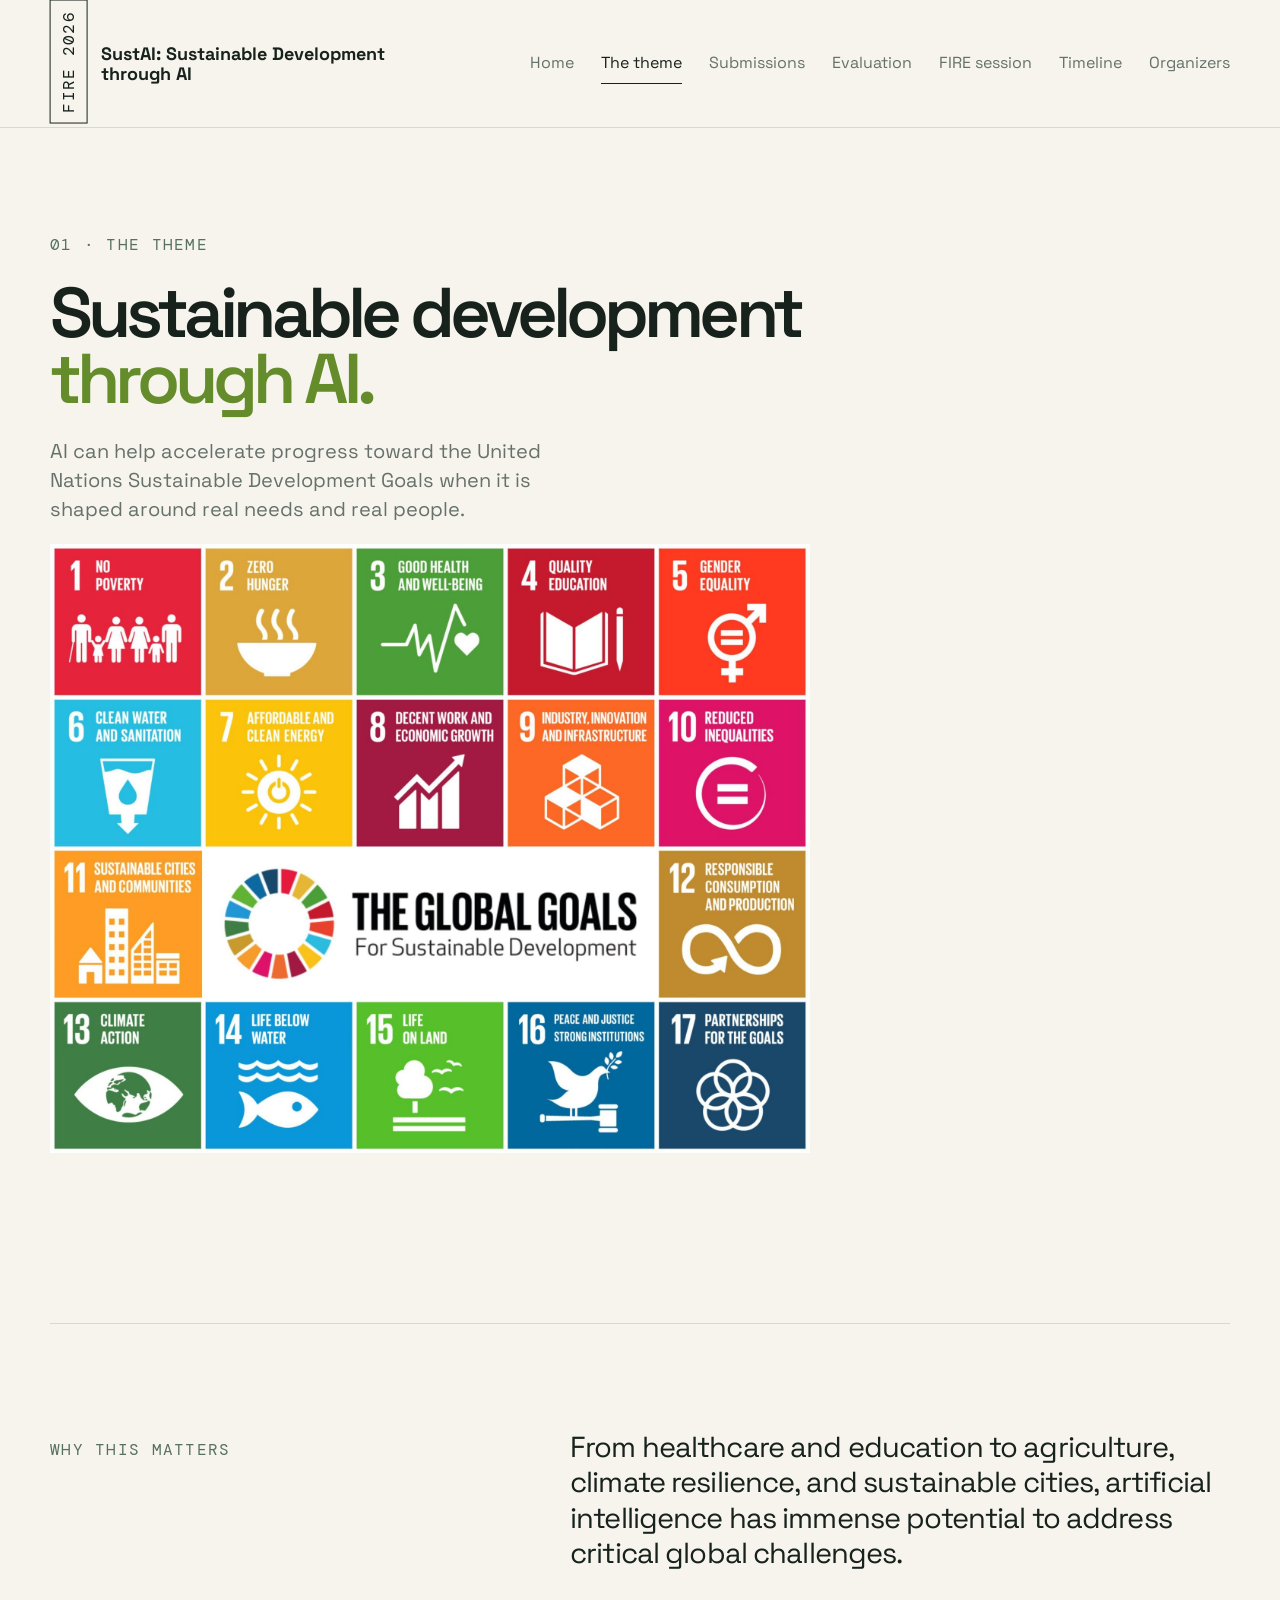
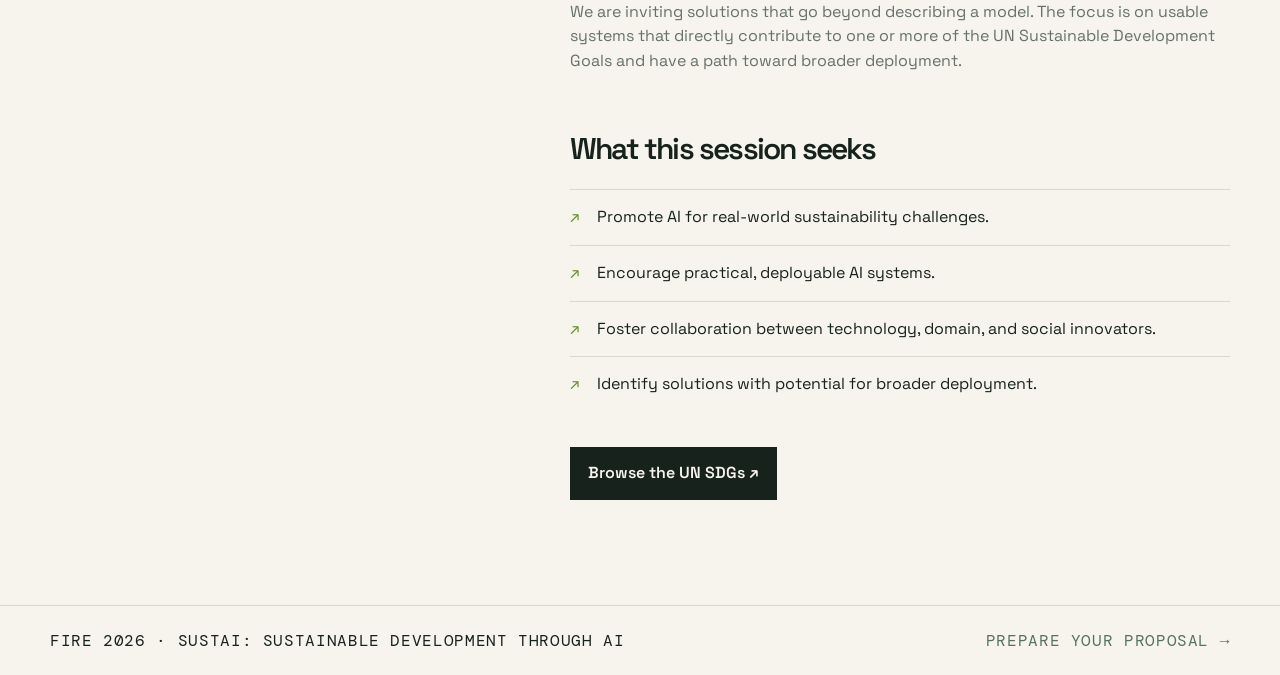
<file: theme.html>
<!doctype html>
<html lang="en">
  <head>
    <meta charset="utf-8">
    <meta name="viewport" content="width=device-width, initial-scale=1">
    <title>The theme | FIRE 2026</title>
    <link rel="stylesheet" href="styles.css">
  </head>
  <body>
    <header class="site-header">
      <div class="shell nav-wrap">
        <div class="brand">
          <a class="brand-fire" href="https://fire.irsi.org.in/fire/2026/home" target="_blank" rel="noopener">
            <span>FIRE 2026</span>
          </a>
          <a class="brand-title" href="index.html">
            <strong>SustAI: Sustainable Development<br>through AI</strong>
          </a>
        </div>
        <nav aria-label="Main navigation">
          <a href="index.html">Home</a>
          <a class="active" href="theme.html">The theme</a>
          <a href="submissions.html">Submissions</a>
          <a href="evaluation.html">Evaluation</a>
          <a href="session.html">FIRE session</a>
          <a href="timeline.html">Timeline</a>
          <a href="organizers.html">Organizers</a>
        </nav>
      </div>
    </header>
    <main>
      <section class="page-hero shell">
        <p class="eyebrow">01 · The theme</p>
        <h1>Sustainable development<br>
          <em>through AI.</em>
      </h1>
      <p class="lede">AI can help accelerate progress toward the United Nations Sustainable Development Goals when it is shaped around real needs and real people.</p>
      <img class="theme-logo" src="assets/sdg-large.jpg" alt="The 17 United Nations Sustainable Development Goals">
    </section>
    <section class="shell content-grid section-space">
      <div class="aside-label">Why this matters</div>
      <div class="prose">
        <p class="large-copy">From healthcare and education to agriculture, climate resilience, and sustainable cities, artificial intelligence has immense potential to address critical global challenges.</p>
        <p>We are inviting solutions that go beyond describing a model. The focus is on usable systems that directly contribute to one or more of the UN Sustainable Development Goals and have a path toward broader deployment.</p>
        <h2>What this session seeks</h2>
        <ul class="check-list">
          <li>Promote AI for real-world sustainability challenges.</li>
          <li>Encourage practical, deployable AI systems.</li>
          <li>Foster collaboration between technology, domain, and social innovators.</li>
          <li>Identify solutions with potential for broader deployment.</li>
        </ul>
        <a class="button button-dark" href="https://sdgs.un.org/goals">Browse the UN SDGs ↗</a>
      </div>
    </section>
  </main>
  <footer>
    <div class="shell footer-wrap">
      <span>FIRE 2026 · SustAI: Sustainable Development through AI</span>
      <a href="submissions.html">Prepare your proposal →</a>
    </div>
  </footer>
</body>
</html>
</file>
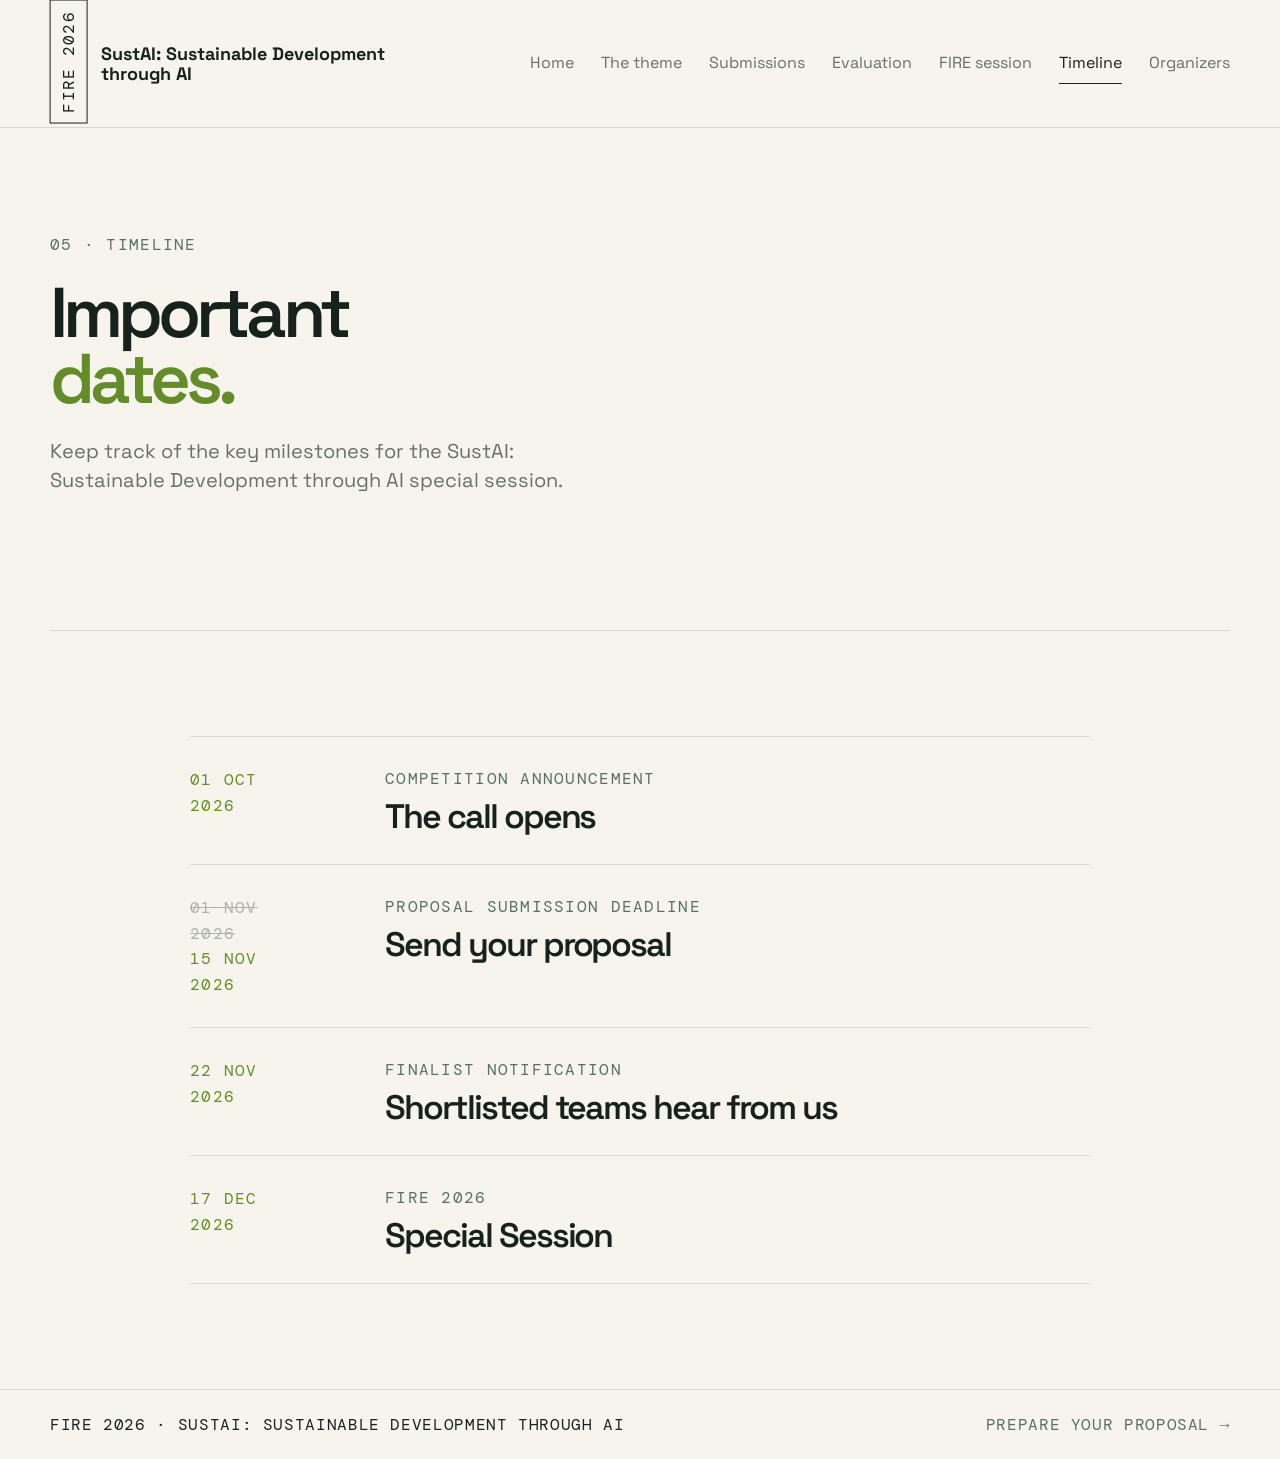
<file: timeline.html>
<!doctype html>
<html lang="en">
  <head>
    <meta charset="utf-8">
    <meta name="viewport" content="width=device-width, initial-scale=1">
    <title>Timeline | FIRE 2026</title>
    <link rel="stylesheet" href="styles.css">
  </head>
  <body>
    <header class="site-header">
      <div class="shell nav-wrap">
        <div class="brand">
          <a class="brand-fire" href="https://fire.irsi.org.in/fire/2026/home" target="_blank" rel="noopener">
            <span>FIRE 2026</span>
          </a>
          <a class="brand-title" href="index.html">
            <strong>SustAI: Sustainable Development<br>through AI</strong>
          </a>
        </div>
        <nav aria-label="Main navigation">
          <a href="index.html">Home</a>
          <a href="theme.html">The theme</a>
          <a href="submissions.html">Submissions</a>
          <a href="evaluation.html">Evaluation</a>
          <a href="session.html">FIRE session</a>
          <a class="active" href="timeline.html">Timeline</a>
          <a href="organizers.html">Organizers</a>
        </nav>
      </div>
    </header>
    <main>
      <section class="page-hero shell">
        <p class="eyebrow">05 · Timeline</p>
        <h1>Important<br>
        <em>dates.</em>
      </h1>
      <p class="lede">Keep track of the key milestones for the SustAI: Sustainable Development through AI special session.</p>
    </section>
    <section class="shell timeline section-space">
      <div class="timeline-item">
        <span class="date">01 Oct<br>2026</span>
        <div>
          <p class="eyebrow">Competition announcement</p>
          <h2>The call opens</h2>
        </div>
      </div>
      <div class="timeline-item">
        <span class="date"><del>01 Nov<br>2026</del>15 Nov<br>2026</span>
        <div>
          <p class="eyebrow">Proposal submission deadline</p>
          <h2>Send your proposal</h2>
        </div>
      </div>
      <div class="timeline-item">
        <span class="date">22 Nov<br>2026</span>
        <div>
          <p class="eyebrow">Finalist notification</p>
          <h2>Shortlisted teams hear from us</h2>
        </div>
      </div>
      <div class="timeline-item">
        <span class="date">17 Dec<br>2026</span>
        <div>
          <p class="eyebrow">FIRE 2026</p>
          <h2>Special Session</h2>
        </div>
      </div>
    </section>
  </main>
  <footer>
    <div class="shell footer-wrap">
      <span>FIRE 2026 · SustAI: Sustainable Development through AI</span>
      <a href="submissions.html">Prepare your proposal →</a>
    </div>
  </footer>
</body>
</html>
</file>
<file: styles.css>
@import url('https://fonts.googleapis.com/css2?family=DM+Mono:wght@400;500&family=Space+Grotesk:wght@400;500;600;700&display=swap');

:root { --ink: #18221d; --muted: #66716a; --paper: #f6f4ed; --line: #d7d9ce; --green: #b9dc69; --yellow: #f5cf54; --pink: #f2a5a5; --dark: #263a30; --max: 1180px; }
* { box-sizing: border-box; }
html { scroll-behavior: smooth; }
body { margin: 0; background: var(--paper); color: var(--ink); font-family: 'Space Grotesk', sans-serif; font-size: 16px; line-height: 1.55; }
a { color: inherit; text-decoration: none; }
.shell { width: min(var(--max), calc(100% - 64px)); margin: 0 auto; }
.site-header { border-bottom: 1px solid var(--line); background: rgba(246, 244, 237, .96); }
.nav-wrap { min-height: 88px; display: flex; align-items: center; justify-content: space-between; gap: 32px; }
.brand { display: flex; align-items: center; gap: 13px; line-height: 1.1; }.brand-fire, .brand-title { display: block; }.brand-fire:hover span { background: var(--ink); color: var(--paper); }.brand-title:hover strong { color: #658c2b; }
.brand span, .eyebrow, .label, .card-number, .aside-label, .date, .criteria-grid article > span { font-family: 'DM Mono', monospace; text-transform: uppercase; letter-spacing: .08em; font-size: 11px; }
.eyebrow { font-size: 16px; }
.card-number, .date, .criteria-grid article > span { font-size: 13px; }
.brand span { padding: 10px 9px; border: 1px solid var(--ink); writing-mode: vertical-rl; transform: rotate(180deg); }
.brand strong { font-size: 18px; font-weight: 700; }
nav { display: flex; align-items: center; gap: 27px; font-size: 13px; }
nav a { color: var(--muted); padding: 8px 0; border-bottom: 1px solid transparent; }
nav a:hover, nav a.active { color: var(--ink); border-color: var(--ink); }
.hero { min-height: 590px; display: grid; grid-template-columns: 1.05fr .95fr; align-items: center; gap: 60px; }
.hero h1 { font-size: clamp(3.1rem, 5.5vw, 5.4rem); }
.eyebrow { color: #57715d; margin: 0 0 22px; }
h1, h2, h3, p { margin-top: 0; }
h1 { max-width: 720px; margin-bottom: 25px; font-size: clamp(3.8rem, 7vw, 6.8rem); line-height: .94; letter-spacing: -.07em; font-weight: 600; }
h2 { font-size: clamp(2rem, 4vw, 3.6rem); line-height: 1; letter-spacing: -.06em; font-weight: 600; }
h3 { line-height: 1.1; letter-spacing: -.03em; }
em { font-style: normal; color: #658c2b; }
.lede { max-width: 535px; font-size: 20px; line-height: 1.45; color: var(--muted); }
.conference-link { display: inline-flex; flex-direction: column; gap: 3px; width: fit-content; margin-bottom: 28px; color: #57715d; font: 12px 'DM Mono', monospace; text-transform: uppercase; letter-spacing: .04em; border-bottom: 1px solid transparent; }.conference-link strong { color: var(--ink); font: 600 22px 'Space Grotesk', sans-serif; letter-spacing: -.03em; text-transform: none; }.conference-link:hover { border-color: var(--ink); }
.actions { display: flex; flex-wrap: wrap; align-items: center; gap: 24px; margin-top: 35px; }
.button { display: inline-flex; align-items: center; gap: 24px; padding: 14px 18px; font-size: 13px; font-weight: 600; }
.button-dark { background: var(--ink); color: var(--paper); }
.button-dark:hover { background: var(--yellow); color: var(--ink); }
.button-dark span { font-size: 20px; line-height: 10px; }
.button-accepted { background: var(--yellow); color: var(--ink); border: 1px solid var(--ink); font-size: 16px; }
.button-accepted:hover { background: var(--green); }
.button-accepted span { font-size: 18px; line-height: 10px; }
.accepted-banner { width: 100%; min-height: 62px; padding: 16px max(32px, calc((100vw - 1180px) / 2)); display: flex; align-items: center; justify-content: space-between; gap: 24px; background: var(--yellow); border-bottom: 1px solid var(--ink); font-size: 14px; }.accepted-banner strong { font-size: 16px; }.accepted-banner span { font-family: 'DM Mono', monospace; text-transform: uppercase; letter-spacing: .04em; }.accepted-banner:hover { background: var(--green); }
.text-link { display: inline-block; padding-bottom: 4px; border-bottom: 1px solid currentColor; font-size: 13px; font-weight: 600; }
.sdg-link { display: inline-flex; align-items: center; gap: 12px; padding: 12px 0; color: #57715d; border-bottom: 1px solid #57715d; font-size: 14px; }.sdg-link span { font-size: 20px; color: var(--ink); }
.hero-art { min-height: 430px; position: relative; }
.hero-art-logo { position: absolute; top: 50%; left: 50%; width: 380px; height: 380px; object-fit: contain; transform: translate(-50%, -50%); }
.node { position: absolute; padding: 8px 10px; background: var(--paper); font: 11px 'DM Mono', monospace; text-transform: uppercase; }.node-one { left: 14%; top: 28%; }.node-two { right: 12%; top: 21%; }.node-three { right: 13%; bottom: 25%; }.node-four { left: 12%; bottom: 19%; }
.ticker { background: var(--dark); color: var(--paper); }.ticker-grid { display: grid; grid-template-columns: repeat(2, 1fr); }.ticker-grid > div { padding: 25px 30px; border-right: 1px solid rgba(246,244,237,.2); }.ticker-grid > div:first-child { padding-left: 0; }.ticker-grid > div:last-child { border: 0; }.ticker .label { display: block; color: #aec39c; margin-bottom: 5px; }.ticker strong { font-size: 17px; font-weight: 500; }.ticker del, .date del { color: #aab4aa; }.ticker ins, .date ins { color: var(--green); text-decoration: none; }
.section-space { padding-top: 105px; padding-bottom: 105px; }.intro-grid, .content-grid, .event-grid, .two-col { display: grid; grid-template-columns: .8fr 1.2fr; gap: 80px; }.intro-grid > div:last-child { max-width: 600px; padding-top: 8px; }.intro-grid p { font-size: 20px; color: var(--muted); }
.feature-grid { display: grid; grid-template-columns: repeat(4, 1fr); gap: 16px; padding-bottom: 120px; }.feature-card { min-height: 280px; padding: 25px; display: flex; flex-direction: column; transition: transform .2s ease; }.feature-card:hover { transform: translateY(-5px); }.feature-card h3 { max-width: 210px; margin-top: auto; font-size: 27px; }.feature-card p { max-width: 260px; margin-bottom: 0; font-size: 14px; }.feature-green { background: var(--green); }.feature-yellow { background: var(--yellow); }.feature-pink { background: var(--pink); }.feature-blue { background: #b7d7e5; }.card-number { opacity: .7; }.card-arrow { align-self: flex-end; font-size: 24px; }
.page-hero { padding-top: 105px; padding-bottom: 115px; border-bottom: 1px solid var(--line); }.page-hero h1 { max-width: 800px; font-size: clamp(3.1rem, 5.5vw, 5.4rem); }.theme-logo { display: block; width: min(100%, 760px); height: auto; margin-bottom: 55px; object-fit: contain; }
.registration-action { margin: 30px 0 0; }
.registration-cta { display: flex; justify-content: flex-end; padding-bottom: 105px; }
.aside-label { color: #57715d; padding-top: 9px; }.prose { max-width: 720px; }.large-copy { font-size: 29px; line-height: 1.22; letter-spacing: -.03em; }.prose > p:not(.large-copy) { color: var(--muted); }.prose h2 { font-size: 30px; margin-top: 60px; }.check-list { list-style: none; margin: 25px 0 35px; padding: 0; }.check-list li { padding: 15px 0 15px 27px; border-top: 1px solid var(--line); position: relative; }.check-list li:before { content: '↗'; position: absolute; left: 0; color: #658c2b; }
.split-cards { display: grid; grid-template-columns: 1fr 1fr; gap: 16px; }.info-panel { min-height: 235px; padding: 30px; }.info-panel h2 { font-size: 37px; margin: 35px 0 12px; }.info-panel p:last-child { max-width: 440px; margin: 0; }.panel-green { background: var(--green); }.panel-dark { background: var(--dark); color: var(--paper); }.panel-dark .eyebrow { color: #b9dc69; }
.numbered-list { grid-column: 1 / -1; max-width: none; display: grid; grid-template-columns: repeat(2, minmax(0, 1fr)); column-gap: 30px; }.numbered-list > div:not(.notice) { min-width: 0; display: grid; grid-template-columns: 45px minmax(0, 1fr); column-gap: 20px; padding: 22px 0; border-top: 1px solid var(--line); }.numbered-list > div span { font: 13px 'DM Mono', monospace; color: #658c2b; }.numbered-list h3 { min-width: 0; margin: 0 0 8px; font-size: 20px; }.numbered-list p { min-width: 0; grid-column: 2; margin: 0; color: var(--muted); }.notice { grid-column: 1 / -1; margin-top: 25px; padding: 22px; background: var(--yellow); font-size: 14px; }.numbered-list > .announcement-note { grid-column: 1 / -1; }
.announcement-note { margin: 28px 0 0; padding: 18px 20px; border: 1px solid var(--line); color: var(--muted); font-size: 14px; font-style: italic; }
.criteria-grid { display: grid; grid-template-columns: repeat(2, 1fr); gap: 1px; background: var(--line); border: 1px solid var(--line); }.criteria-grid article { min-height: 255px; padding: 30px; background: var(--paper); }.criteria-grid article > span { color: #658c2b; }.criteria-grid h2 { font-size: 30px; margin: 50px 0 12px; }.criteria-grid p { max-width: 390px; margin: 0; color: var(--muted); }.dark-band { padding: 100px 0; background: var(--dark); color: var(--paper); }.dark-band .eyebrow { color: var(--green); }.dark-band h2 { margin: 0; }.dark-band .two-col > div:last-child { padding-top: 9px; max-width: 500px; color: #d4dbd1; }.dark-band p { margin-bottom: 23px; }
.timeline { max-width: 900px; }.timeline-item { display: grid; grid-template-columns: 150px 1fr; gap: 45px; padding: 30px 0; border-bottom: 1px solid var(--line); }.timeline-item:first-child { border-top: 1px solid var(--line); }.date { color: #658c2b; line-height: 1.6; }.date del, .date ins { display: block; }.date ins { margin-top: 4px; }.timeline-item h2 { margin: 0; font-size: 31px; }.timeline-item .eyebrow { margin-bottom: 8px; }.event-grid { border-top: 1px solid var(--line); }.event-list > div { display: grid; grid-template-columns: .7fr 1.3fr; gap: 20px; padding: 18px 0; border-bottom: 1px solid var(--line); }.event-list strong { font-size: 17px; }.event-list span { color: var(--muted); }
.confirmed-grid { display: grid; grid-template-columns: .8fr 1.2fr; gap: 80px; border-top: 1px solid var(--line); }.confirmed-list > div { display: grid; grid-template-columns: 45px 1fr; gap: 20px; padding: 24px 0; border-bottom: 1px solid var(--line); }.confirmed-list > div > span { color: #658c2b; font: 13px 'DM Mono', monospace; }.confirmed-list h3 { margin: 0 0 8px; font-size: 22px; }.confirmed-list p { margin: 0; color: var(--muted); }
.session-star { color: #658c2b; font-size: .8em; vertical-align: super; }
.session-note .session-star { font-size: 1.6em; vertical-align: -.05em; }
.session-symbol { color: #658c2b; font-size: .8em; vertical-align: .08em; }
.sponsor-band .session-symbol { font-size: 1.2em; vertical-align: .02em; }
.session-note-list { max-width: 900px; margin: 0; padding-left: 1.2em; color: #d4dbd1; font-size: 18px; }.session-note-list li + li { margin-top: 14px; }
.organizer-grid { display: grid; grid-template-columns: repeat(2, 1fr); gap: 16px; }.organizer-grid article { min-height: 220px; padding: 28px; display: grid; grid-template-columns: 1fr 160px; align-items: center; gap: 32px; background: var(--green); }.organizer-grid article:nth-child(2) { background: var(--yellow); }.organizer-grid article:nth-child(3) { background: var(--pink); }.organizer-grid article:nth-child(4) { background: #b7d7e5; }.organizer-index { color: #57715d; font: 13px 'DM Mono', monospace; }.organizer-grid h2 { margin: 18px 0 8px; font-size: 29px; }.organizer-grid p { margin: 0; color: var(--muted); }.organizer-links { display: flex; flex-wrap: wrap; gap: 10px 16px; margin-top: 16px; font: 11px 'DM Mono', monospace; text-transform: uppercase; letter-spacing: .04em; }.organizer-links a { border-bottom: 1px solid currentColor; }.organizer-links a:hover { color: #658c2b; }.organizer-photo { width: 160px; height: 160px; justify-self: end; overflow: hidden; background: rgba(24,34,29,.12); }.organizer-photo img { display: block; width: 100%; height: 100%; object-fit: cover; }.contact-band { display: flex; align-items: center; justify-content: space-between; gap: 35px; }.contact-band h2 { margin: 0; }.button-light { background: var(--paper); color: var(--ink); }
.sponsor-band { padding: 90px 0; background: var(--yellow); }.sponsor-wrap { display: flex; align-items: center; justify-content: space-between; gap: 50px; }.sponsor-wrap h2 { max-width: 600px; margin: 0 0 18px; font-size: 42px; }.sponsor-wrap p:last-child { max-width: 520px; margin: 0; color: #516047; }.sponsor-logo { display: block; flex: 0 0 min(360px, 35%); padding: 24px; background: var(--paper); }.sponsor-logo img { display: block; width: 100%; height: auto; }
.accepted-heading { display: grid; grid-template-columns: .8fr 1.2fr; gap: 80px; align-items: end; margin-bottom: 45px; }.accepted-heading h2 { margin: 0; }.accepted-heading > p { max-width: 520px; margin: 0 0 8px; color: var(--muted); }.accepted-grid { display: grid; grid-template-columns: repeat(2, minmax(0, 1fr)); gap: 16px; }.accepted-card { min-height: 0; padding: 28px; display: grid; grid-template-columns: 45px 1fr; gap: 18px; background: #fff; border: 1px solid var(--line); }.accepted-card:nth-child(4n+1) { background: var(--green); }.accepted-card:nth-child(4n+2) { background: var(--yellow); }.accepted-card:nth-child(4n+3) { background: var(--pink); }.accepted-card:nth-child(4n+4) { background: #b7d7e5; }.accepted-index { color: #57715d; font: 13px 'DM Mono', monospace; }.accepted-card h3 { margin: 0 0 12px; font-size: 24px; overflow-wrap: anywhere; }.accepted-affiliation { margin: 0 0 14px; color: #516047; font-size: 16px; font-style: italic; line-height: 1.45; overflow-wrap: anywhere; }.accepted-members { margin: 0 0 5px; color: #516047; font-size: 16px; line-height: 1.45; overflow-wrap: anywhere; }.accepted-card .text-link { font-size: 16px; line-height: 1.45; overflow-wrap: anywhere; }.accepted-card > div { min-width: 0; }
footer { border-top: 1px solid var(--line); padding: 24px 0; font: 11px 'DM Mono', monospace; text-transform: uppercase; letter-spacing: .04em; }.footer-wrap { display: flex; justify-content: space-between; gap: 20px; }.footer-wrap a { color: #57715d; }
nav { font-size: 16px; }
.button { font-size: 16px; }
.text-link { font-size: 16px; }
.sdg-link { font-size: 16px; }
.conference-link { font-size: 16px; }
.accepted-banner { font-size: 16px; }
.accepted-banner span { font-size: 16px; }
.brand span { font-size: 16px; }
.brand span, .eyebrow, .label, .card-number, .aside-label, .date, .criteria-grid article > span,
.accepted-index, .confirmed-list > div > span, .numbered-list > div span,
.organizer-index, .organizer-links, footer { font-size: 16px; }
.feature-card p { font-size: 16px; }
.notice, .announcement-note { font-size: 16px; }
.node { font-size: 16px; }
.hero .lede { font-size: 22px; }
.feature-card h3 { font-size: 30px; }
.confirmed-list h3 { font-size: 24px; }
.session-note-list { font-size: 20px; }
.numbered-list h3 { font-size: 22px; }
.timeline-item h2 { font-size: 34px; }
.sponsor-wrap p:last-child { font-size: 18px; }
@media (max-width: 1000px) and (min-width: 801px) { .feature-grid { grid-template-columns: repeat(2, 1fr); } }
@media (max-width: 800px) { .shell { width: min(var(--max), calc(100% - 36px)); }.nav-wrap { align-items: flex-start; flex-direction: column; padding: 20px 0; gap: 18px; }.brand { align-self: flex-start; } nav { width: 100%; overflow-x: auto; gap: 20px; padding-bottom: 3px; } nav a { white-space: nowrap; }.hero { min-height: auto; grid-template-columns: 1fr; gap: 50px; padding-top: 75px; padding-bottom: 75px; } h1 { font-size: clamp(3.3rem, 15vw, 5rem); }.hero h1, .page-hero h1 { font-size: clamp(2.9rem, 12vw, 4.2rem); }.hero-art { min-height: 330px; }.hero-art-logo { width: 280px; height: 280px; }.ticker-grid { grid-template-columns: 1fr; }.ticker-grid > div, .ticker-grid > div:first-child { padding: 18px 0; border-right: 0; border-bottom: 1px solid rgba(246,244,237,.2); }.section-space { padding-top: 70px; padding-bottom: 70px; }.intro-grid, .content-grid, .event-grid, .two-col, .confirmed-grid { grid-template-columns: 1fr; gap: 30px; }.intro-grid p { font-size: 18px; }.feature-grid, .split-cards, .criteria-grid { grid-template-columns: 1fr; }.feature-card { min-height: 240px; }.page-hero { padding-top: 70px; padding-bottom: 75px; }.theme-logo { width: 100%; margin-bottom: 40px; }.large-copy { font-size: 24px; }.dark-band { padding: 70px 0; }.timeline-item { grid-template-columns: 100px 1fr; gap: 20px; }.timeline-item h2 { font-size: 24px; }.event-list > div { grid-template-columns: 1fr; gap: 4px; }.numbered-list { grid-template-columns: 1fr; }.organizer-grid article { grid-template-columns: 1fr 110px; min-height: 170px; gap: 20px; }.organizer-photo { width: 110px; height: 110px; }.organizer-grid h2 { font-size: 24px; }.sponsor-wrap { align-items: flex-start; flex-direction: column; gap: 30px; }.sponsor-wrap h2 { font-size: 32px; }.sponsor-logo { width: 100%; max-width: 360px; flex-basis: auto; }.contact-band { align-items: flex-start; flex-direction: column; }.footer-wrap { flex-direction: column; } }
@media (max-width: 800px) { .accepted-banner { padding: 14px 18px; align-items: flex-start; flex-direction: column; gap: 4px; }.accepted-heading { grid-template-columns: 1fr; gap: 20px; }.accepted-grid { grid-template-columns: 1fr; }.accepted-card { min-height: 0; }.accepted-card h3 { font-size: 22px; } }
</file>
